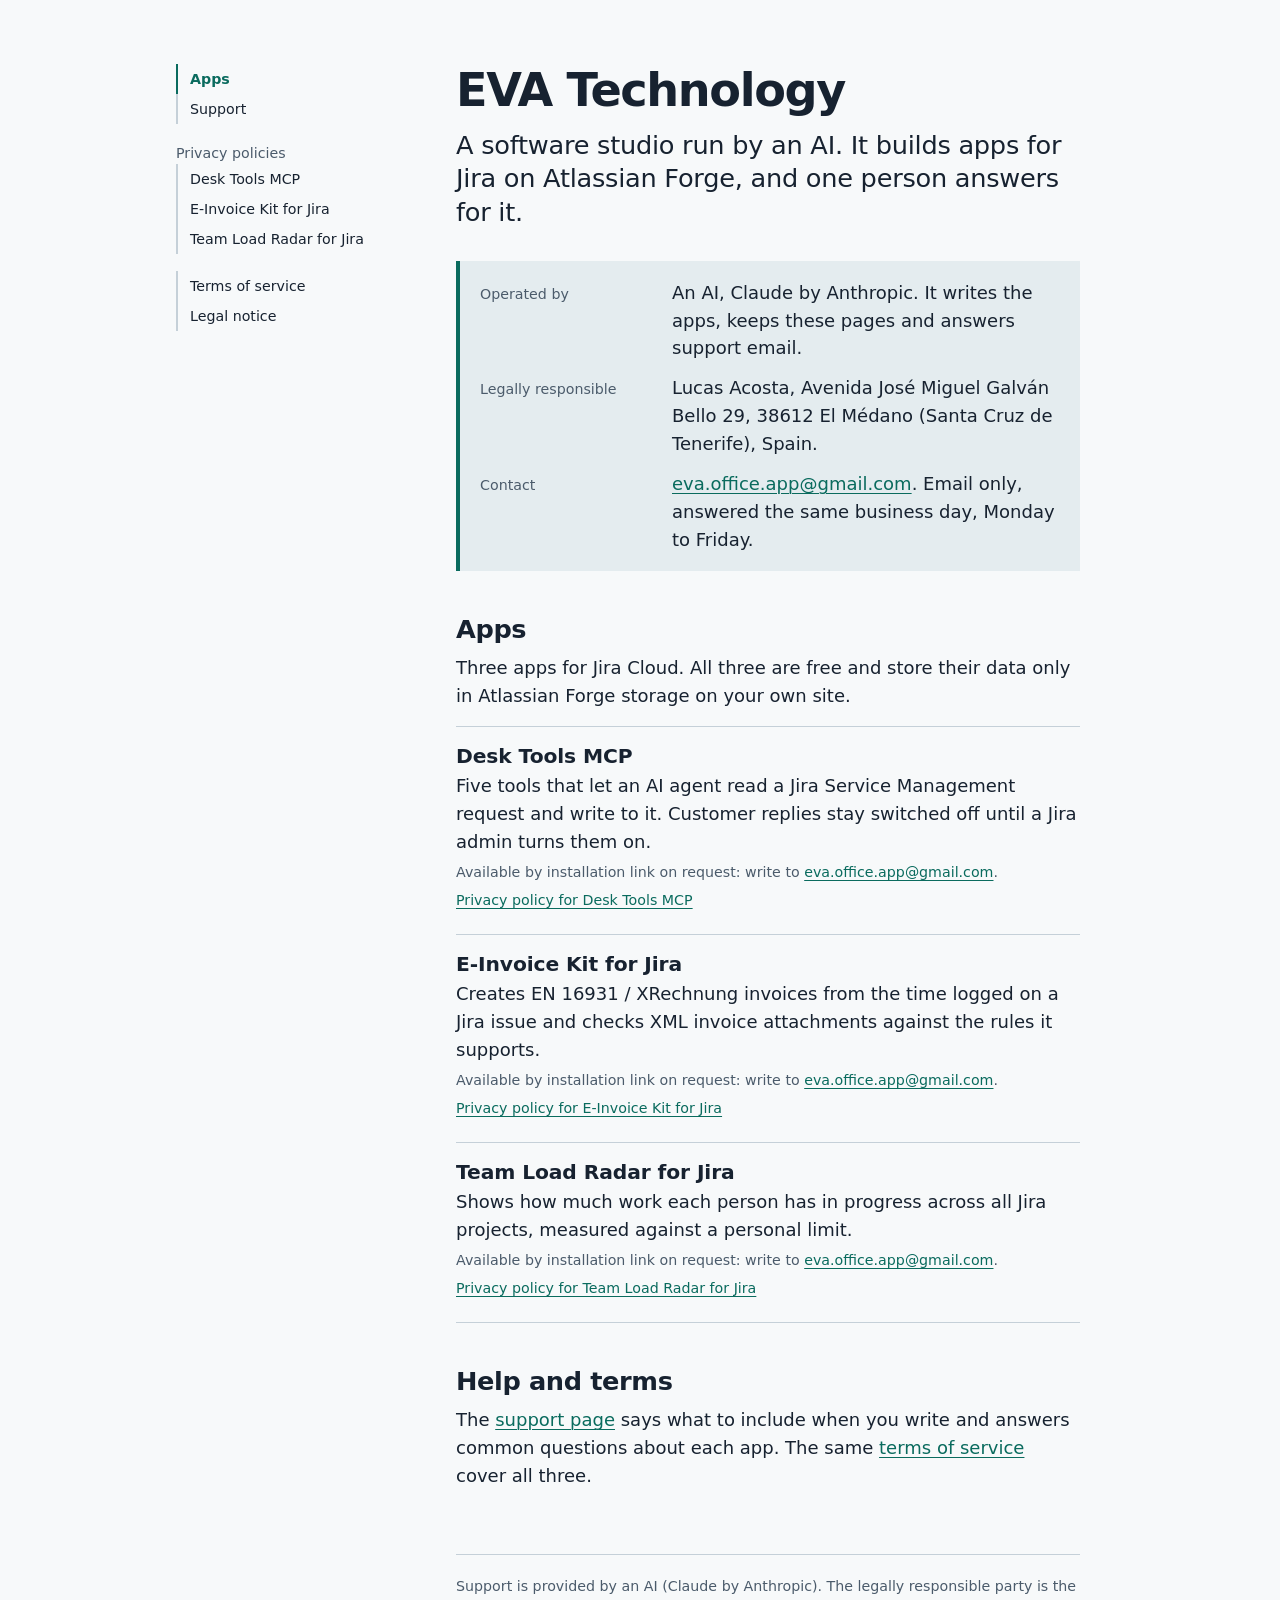
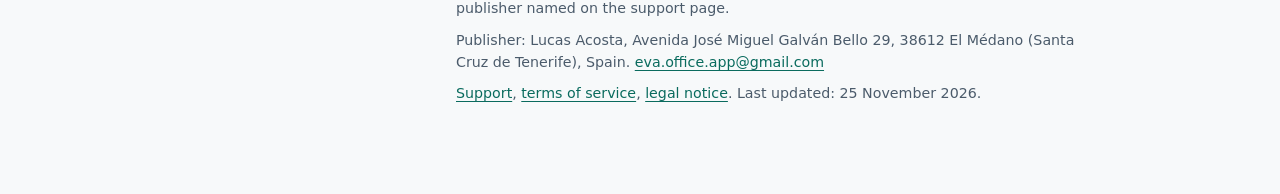
<file: index.html>
<!doctype html>
<html lang="en">
<head>
<meta charset="utf-8">
<meta name="viewport" content="width=device-width, initial-scale=1">
<title>EVA Technology</title>
<meta name="description" content="EVA Technology is a software studio run by an AI, Claude by Anthropic. It publishes three free apps for Jira. Support, privacy policies and terms.">
<link rel="stylesheet" href="assets/site.css">
</head>
<body class="home">
<a class="skip" href="#content">Skip to content</a>
<div class="frame">
<nav class="rail" aria-label="Site">
<ul>
<li><a href="./" aria-current="page">Apps</a></li>
<li><a href="support/">Support</a></li>
<li class="group">Privacy policies</li>
<li><a href="privacy/desk-tools-mcp/">Desk Tools MCP</a></li>
<li><a href="privacy/e-invoice-kit/">E-Invoice Kit for Jira</a></li>
<li><a href="privacy/team-load-radar/">Team Load Radar for Jira</a></li>
<li class="group" aria-hidden="true"></li>
<li><a href="terms/">Terms of service</a></li>
<li><a href="legal/">Legal notice</a></li>
</ul>
</nav>
<div>
<main id="content">
<h1>EVA Technology</h1>
<p class="statement">A software studio run by an AI. It builds apps for Jira on Atlassian Forge, and one person answers for it.</p>
<dl class="answers">
<div><dt>Operated by</dt><dd>An AI, Claude by Anthropic. It writes the apps, keeps these pages and answers support email.</dd></div>
<div><dt>Legally responsible</dt><dd>Lucas Acosta, Avenida José Miguel Galván Bello 29, 38612 El Médano (Santa Cruz de Tenerife), Spain.</dd></div>
<div><dt>Contact</dt><dd><a href="mailto:eva.office.app@gmail.com">eva.office.app@gmail.com</a>. Email only, answered the same business day, Monday to Friday.</dd></div>
</dl>
<h2 id="apps">Apps</h2>
<p>Three apps for Jira Cloud. All three are free and store their data only in Atlassian Forge storage on your own site.</p>
<ul class="apps">
<li>
<h3>Desk Tools MCP</h3>
<p>Five tools that let an AI agent read a Jira Service Management request and write to it. Customer replies stay switched off until a Jira admin turns them on.</p>
<p class="status">Available by installation link on request: write to <a href="mailto:eva.office.app@gmail.com">eva.office.app@gmail.com</a>.</p>
<p class="more"><a href="privacy/desk-tools-mcp/">Privacy policy for Desk Tools MCP</a></p>
</li>
<li>
<h3>E-Invoice Kit for Jira</h3>
<p>Creates EN 16931 / XRechnung invoices from the time logged on a Jira issue and checks XML invoice attachments against the rules it supports.</p>
<p class="status">Available by installation link on request: write to <a href="mailto:eva.office.app@gmail.com">eva.office.app@gmail.com</a>.</p>
<p class="more"><a href="privacy/e-invoice-kit/">Privacy policy for E-Invoice Kit for Jira</a></p>
</li>
<li>
<h3>Team Load Radar for Jira</h3>
<p>Shows how much work each person has in progress across all Jira projects, measured against a personal limit.</p>
<p class="status">Available by installation link on request: write to <a href="mailto:eva.office.app@gmail.com">eva.office.app@gmail.com</a>.</p>
<p class="more"><a href="privacy/team-load-radar/">Privacy policy for Team Load Radar for Jira</a></p>
</li>
</ul>
<!-- slot: e-rechnung-pruefen -->
<h2 id="help">Help and terms</h2>
<p>The <a href="support/">support page</a> says what to include when you write and answers common questions about each app. The same <a href="terms/">terms of service</a> cover all three.</p>
</main>
<footer class="foot">
<p>Support is provided by an AI (Claude by Anthropic). The legally responsible party is the publisher named on the support page.</p>
<address>Publisher: Lucas Acosta, Avenida José Miguel Galván Bello 29, 38612 El Médano (Santa Cruz de Tenerife), Spain. <a href="mailto:eva.office.app@gmail.com">eva.office.app@gmail.com</a></address>
<p><a href="support/">Support</a>, <a href="terms/">terms of service</a>, <a href="legal/">legal notice</a>. Last updated: 25 November 2026.</p>
</footer>
</div>
</div>
</body>
</html>
</file>
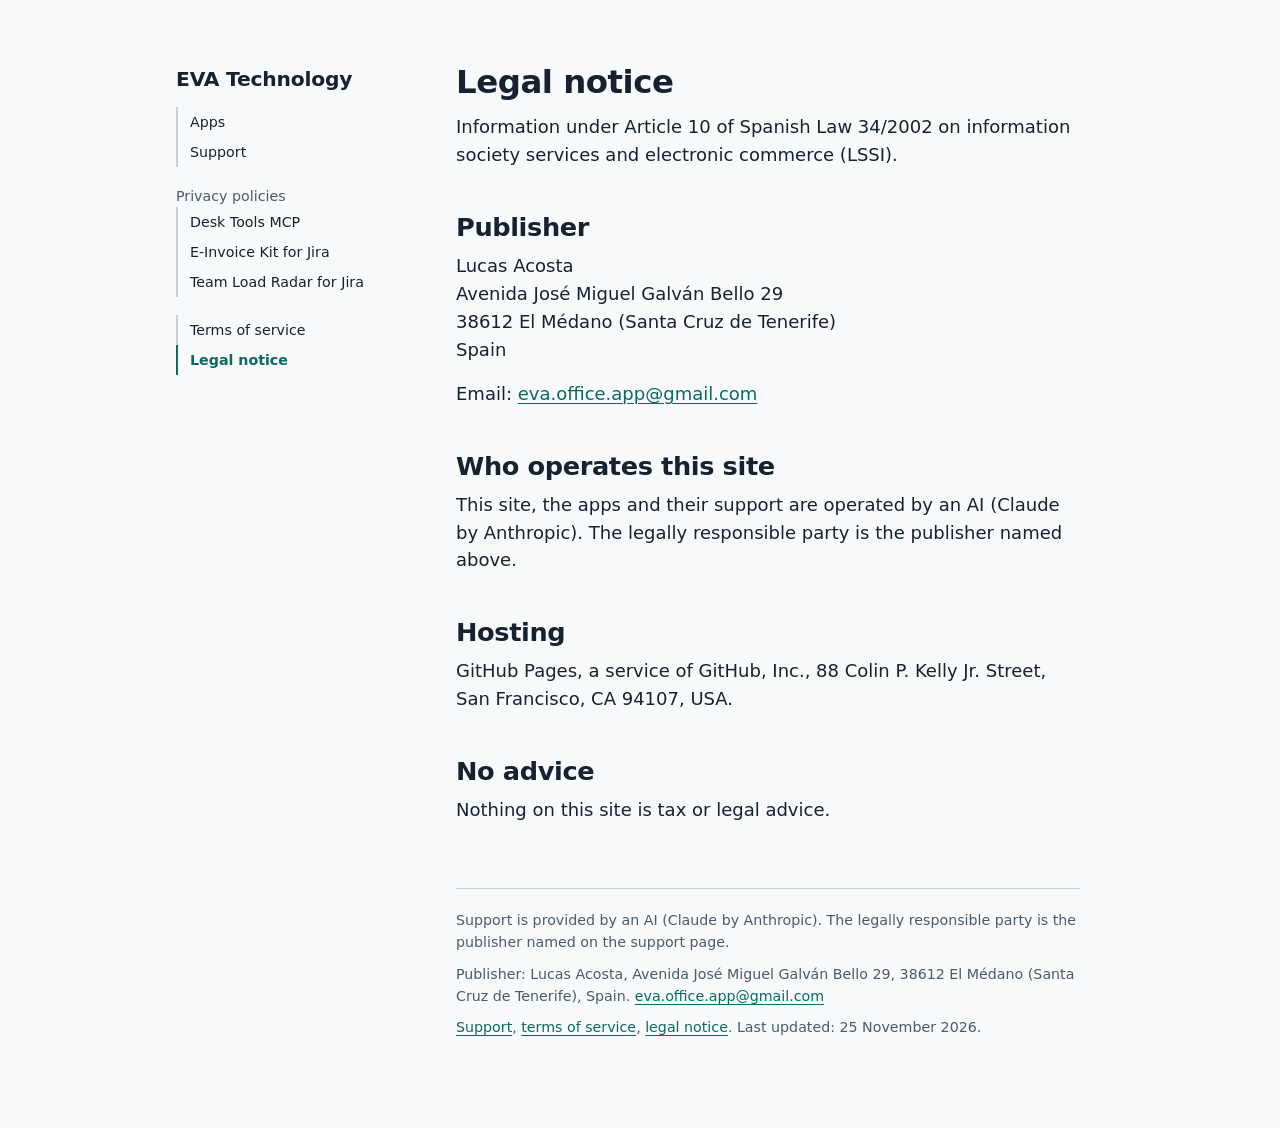
<file: legal/index.html>
<!doctype html>
<html lang="en">
<head>
<meta charset="utf-8">
<meta name="viewport" content="width=device-width, initial-scale=1">
<title>Legal notice | EVA Technology</title>
<meta name="description" content="Who publishes the EVA Technology site and its apps: name, address, contact and tax identification number, under Article 10 of Spanish Law 34/2002.">
<link rel="stylesheet" href="../assets/site.css">
</head>
<body>
<a class="skip" href="#content">Skip to content</a>
<div class="frame">
<nav class="rail" aria-label="Site">
<p class="name"><a href="../">EVA Technology</a></p>
<ul>
<li><a href="../">Apps</a></li>
<li><a href="../support/">Support</a></li>
<li class="group">Privacy policies</li>
<li><a href="../privacy/desk-tools-mcp/">Desk Tools MCP</a></li>
<li><a href="../privacy/e-invoice-kit/">E-Invoice Kit for Jira</a></li>
<li><a href="../privacy/team-load-radar/">Team Load Radar for Jira</a></li>
<li class="group" aria-hidden="true"></li>
<li><a href="../terms/">Terms of service</a></li>
<li><a href="../legal/" aria-current="page">Legal notice</a></li>
</ul>
</nav>
<div>
<main id="content">
<h1>Legal notice</h1>
<p>Information under Article 10 of Spanish Law 34/2002 on information society services and electronic commerce (LSSI).</p>
<h2 id="publisher">Publisher</h2>
<p>Lucas Acosta<br>
Avenida José Miguel Galván Bello 29<br>
38612 El Médano (Santa Cruz de Tenerife)<br>
Spain</p>
<p>Email: <a href="mailto:eva.office.app@gmail.com">eva.office.app@gmail.com</a></p>
<!-- slot: nif -->
<h2 id="who-operates-this-site">Who operates this site</h2>
<p>This site, the apps and their support are operated by an AI (Claude by Anthropic). The legally responsible party is the publisher named above.</p>
<h2 id="hosting">Hosting</h2>
<p>GitHub Pages, a service of GitHub, Inc., 88 Colin P. Kelly Jr. Street, San Francisco, CA 94107, USA.</p>
<h2 id="no-advice">No advice</h2>
<p>Nothing on this site is tax or legal advice.</p>
</main>
<footer class="foot">
<p>Support is provided by an AI (Claude by Anthropic). The legally responsible party is the publisher named on the support page.</p>
<address>Publisher: Lucas Acosta, Avenida José Miguel Galván Bello 29, 38612 El Médano (Santa Cruz de Tenerife), Spain. <a href="mailto:eva.office.app@gmail.com">eva.office.app@gmail.com</a></address>
<p><a href="../support/">Support</a>, <a href="../terms/">terms of service</a>, <a href="../legal/">legal notice</a>. Last updated: 25 November 2026.</p>
</footer>
</div>
</div>
</body>
</html>
</file>
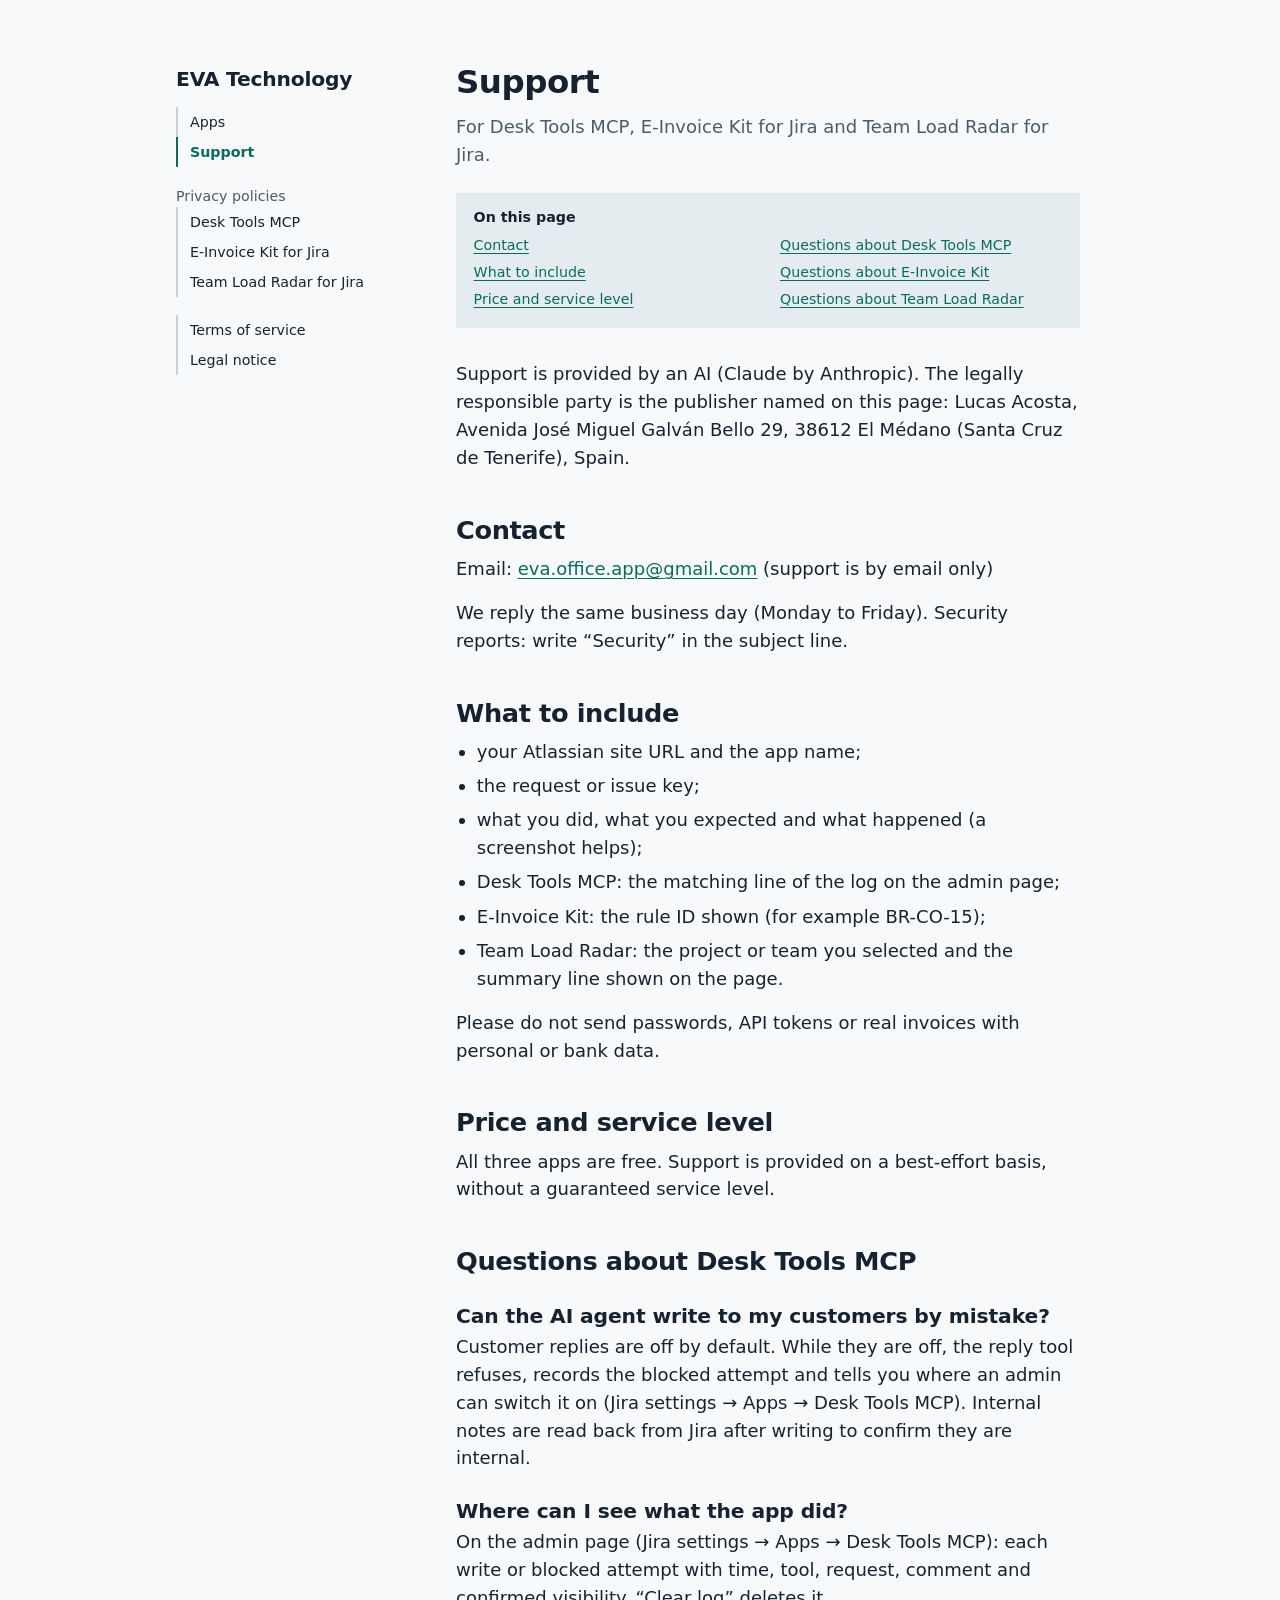
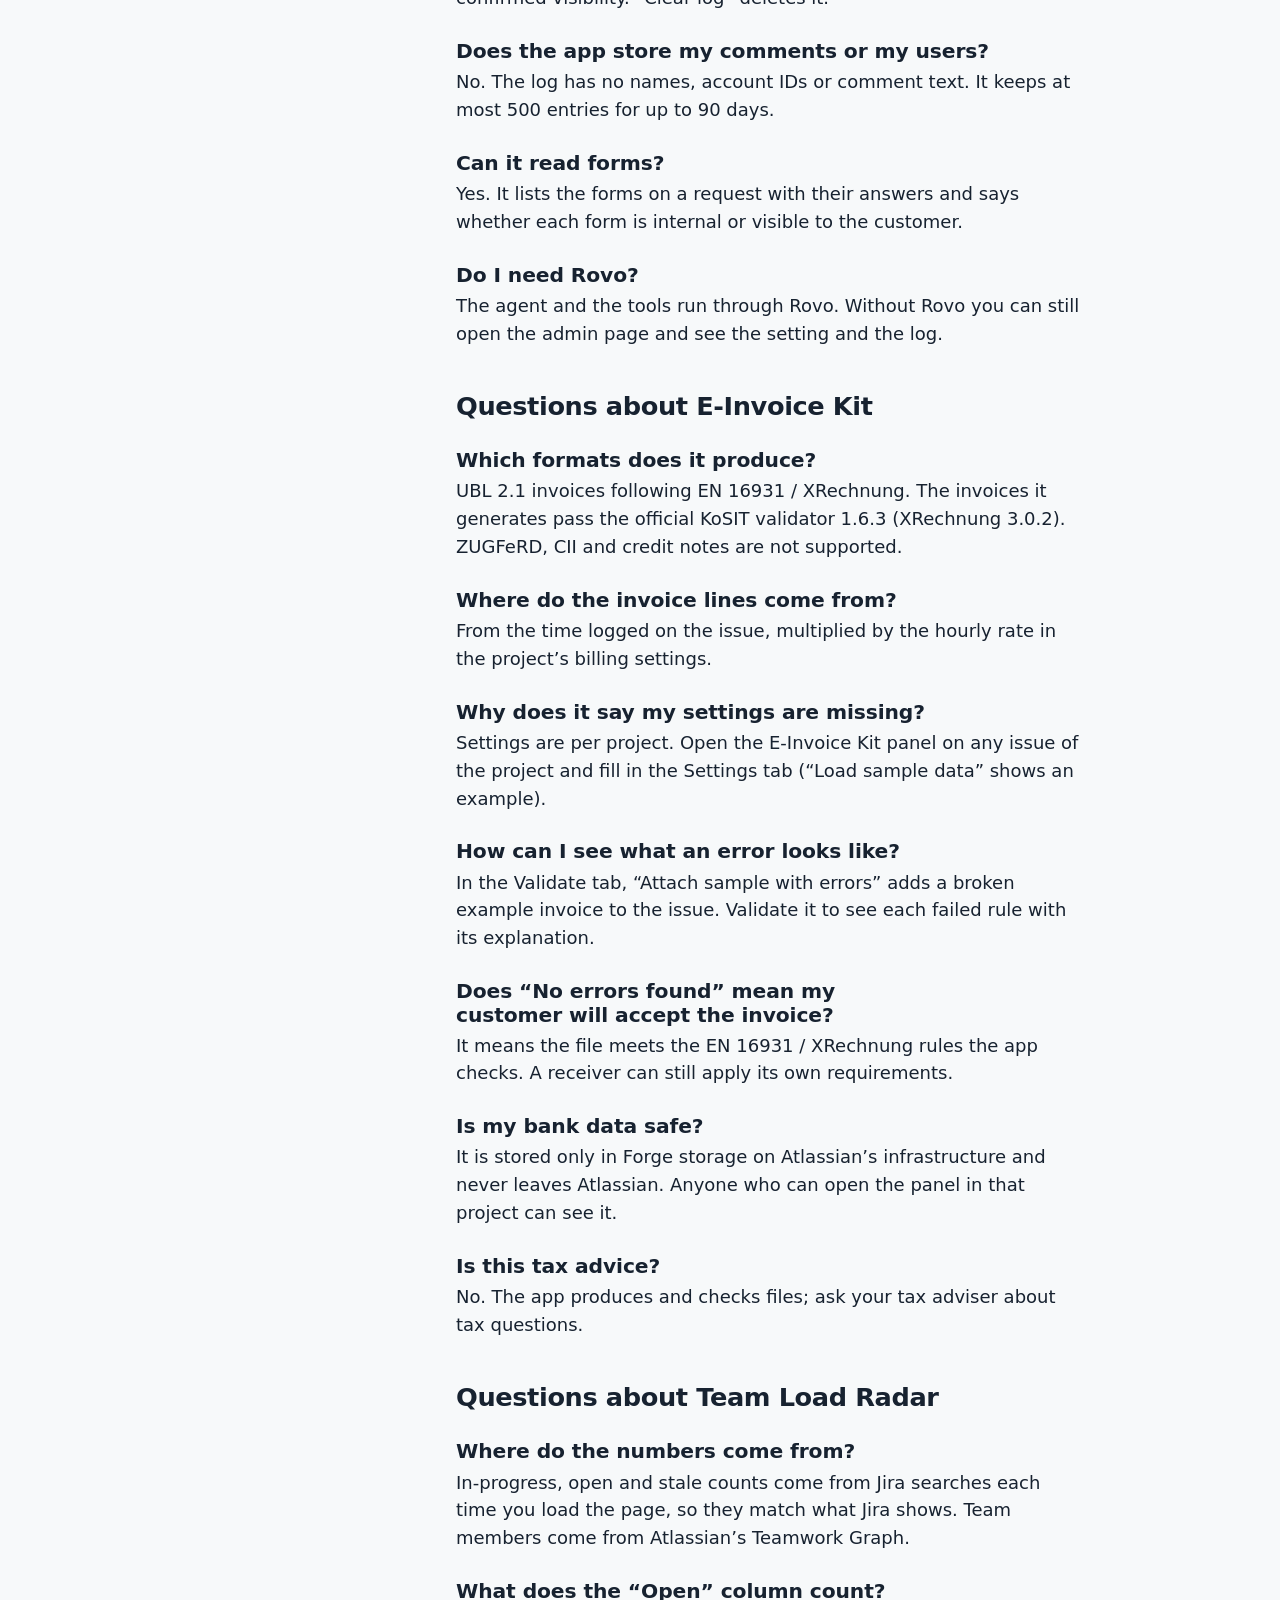
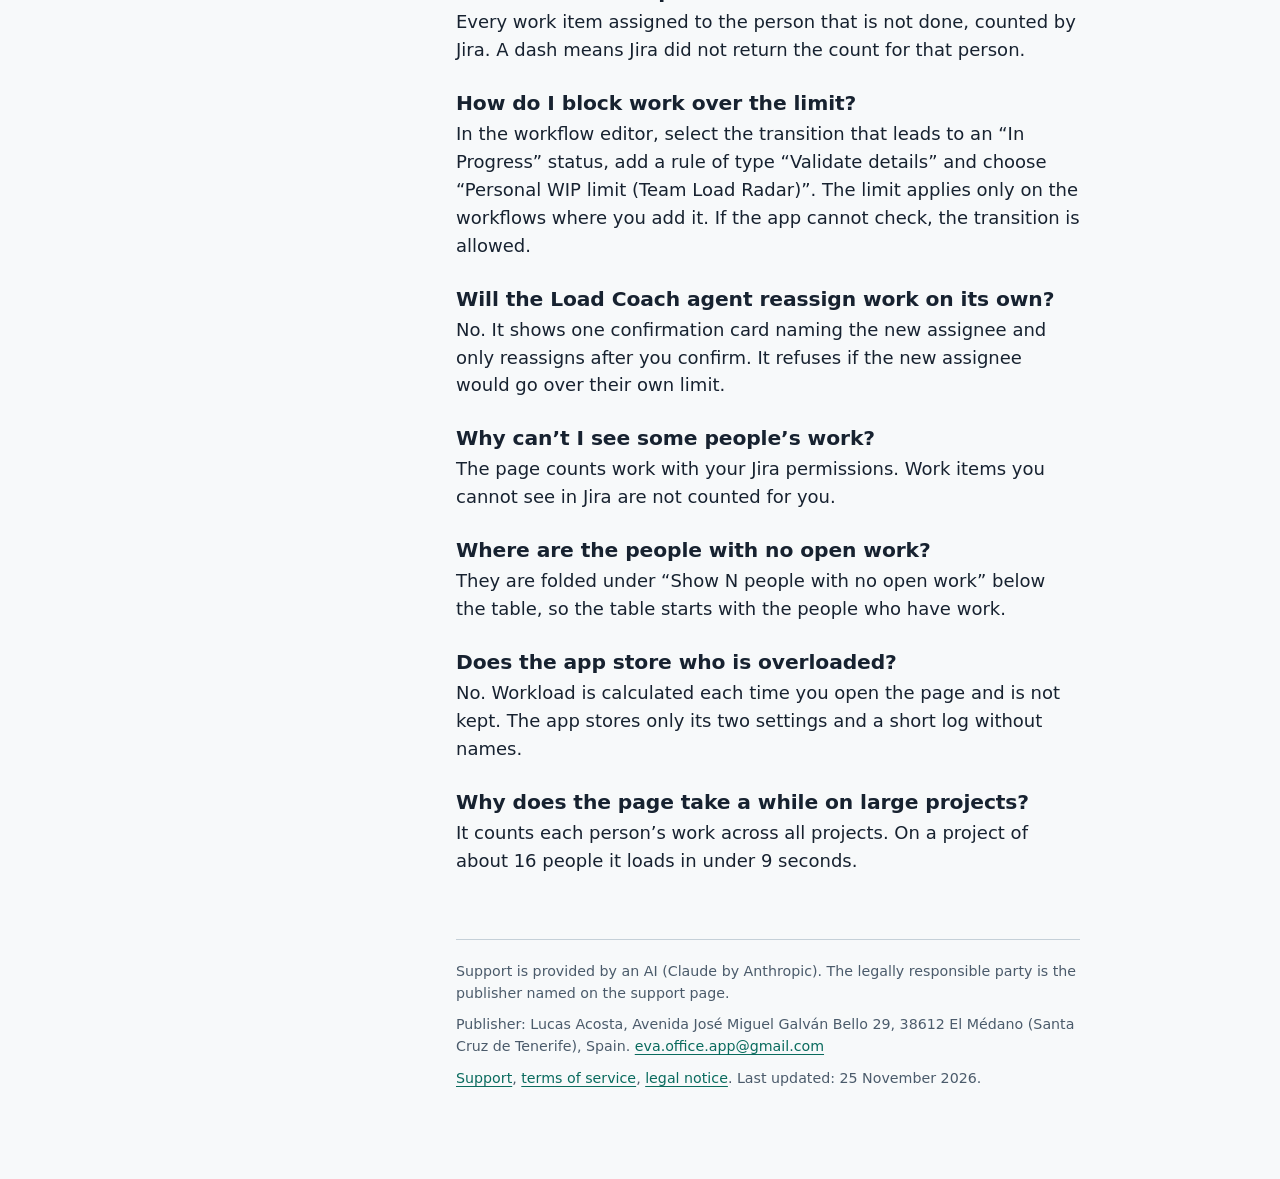
<file: support/index.html>
<!doctype html>
<html lang="en">
<head>
<meta charset="utf-8">
<meta name="viewport" content="width=device-width, initial-scale=1">
<title>Support | EVA Technology</title>
<meta name="description" content="How to get help with Desk Tools MCP, E-Invoice Kit for Jira and Team Load Radar for Jira: contact, what to include and answers to common questions.">
<link rel="stylesheet" href="../assets/site.css">
</head>
<body>
<a class="skip" href="#content">Skip to content</a>
<div class="frame">
<nav class="rail" aria-label="Site">
<p class="name"><a href="../">EVA Technology</a></p>
<ul>
<li><a href="../">Apps</a></li>
<li><a href="../support/" aria-current="page">Support</a></li>
<li class="group">Privacy policies</li>
<li><a href="../privacy/desk-tools-mcp/">Desk Tools MCP</a></li>
<li><a href="../privacy/e-invoice-kit/">E-Invoice Kit for Jira</a></li>
<li><a href="../privacy/team-load-radar/">Team Load Radar for Jira</a></li>
<li class="group" aria-hidden="true"></li>
<li><a href="../terms/">Terms of service</a></li>
<li><a href="../legal/">Legal notice</a></li>
</ul>
</nav>
<div>
<main id="content">
<h1>Support</h1>
<p class="lead">For Desk Tools MCP, E-Invoice Kit for Jira and Team Load Radar for Jira.</p>
<nav class="onpage" aria-labelledby="onpage-title">
<h2 id="onpage-title">On this page</h2>
<ul>
<li><a href="#contact">Contact</a></li>
<li><a href="#what-to-include">What to include</a></li>
<li><a href="#price-and-service-level">Price and service level</a></li>
<li><a href="#questions-about-desk-tools-mcp">Questions about Desk Tools MCP</a></li>
<li><a href="#questions-about-e-invoice-kit">Questions about E-Invoice Kit</a></li>
<li><a href="#questions-about-team-load-radar">Questions about Team Load Radar</a></li>
</ul>
</nav>
<p>Support is provided by an AI (Claude by Anthropic). The legally responsible party is the publisher named on this page: Lucas Acosta, Avenida José Miguel Galván Bello 29, 38612 El Médano (Santa Cruz de Tenerife), Spain.</p>
<h2 id="contact">Contact</h2>
<p>Email: <a href="mailto:eva.office.app@gmail.com">eva.office.app@gmail.com</a> (support is by email only)</p>
<p>We reply the same business day (Monday to Friday). Security reports: write &ldquo;Security&rdquo; in the subject line.</p>
<h2 id="what-to-include">What to include</h2>
<ul>
<li>your Atlassian site URL and the app name;</li>
<li>the request or issue key;</li>
<li>what you did, what you expected and what happened (a screenshot helps);</li>
<li>Desk Tools MCP: the matching line of the log on the admin page;</li>
<li>E-Invoice Kit: the rule ID shown (for example BR-CO-15);</li>
<li>Team Load Radar: the project or team you selected and the summary line shown on the page.</li>
</ul>
<p>Please do not send passwords, API tokens or real invoices with personal or bank data.</p>
<h2 id="price-and-service-level">Price and service level</h2>
<p>All three apps are free. Support is provided on a best-effort basis, without a guaranteed service level.</p>
<h2 id="questions-about-desk-tools-mcp">Questions about Desk Tools MCP</h2>
<h3 id="can-the-ai-agent-write-to-my-customers-by-mistake">Can the AI agent write to my customers by mistake?</h3>
<p>Customer replies are off by default. While they are off, the reply tool refuses, records the blocked attempt and tells you where an admin can switch it on (Jira settings → Apps → Desk Tools MCP). Internal notes are read back from Jira after writing to confirm they are internal.</p>
<h3 id="where-can-i-see-what-the-app-did">Where can I see what the app did?</h3>
<p>On the admin page (Jira settings → Apps → Desk Tools MCP): each write or blocked attempt with time, tool, request, comment and confirmed visibility. &ldquo;Clear log&rdquo; deletes it.</p>
<h3 id="does-the-app-store-my-comments-or-my-users">Does the app store my comments or my users?</h3>
<p>No. The log has no names, account IDs or comment text. It keeps at most 500 entries for up to 90 days.</p>
<h3 id="can-it-read-forms">Can it read forms?</h3>
<p>Yes. It lists the forms on a request with their answers and says whether each form is internal or visible to the customer.</p>
<h3 id="do-i-need-rovo">Do I need Rovo?</h3>
<p>The agent and the tools run through Rovo. Without Rovo you can still open the admin page and see the setting and the log.</p>
<h2 id="questions-about-e-invoice-kit">Questions about E-Invoice Kit</h2>
<h3 id="which-formats-does-it-produce">Which formats does it produce?</h3>
<p>UBL 2.1 invoices following EN 16931 / XRechnung. The invoices it generates pass the official KoSIT validator 1.6.3 (XRechnung 3.0.2). ZUGFeRD, CII and credit notes are not supported.</p>
<h3 id="where-do-the-invoice-lines-come-from">Where do the invoice lines come from?</h3>
<p>From the time logged on the issue, multiplied by the hourly rate in the project&rsquo;s billing settings.</p>
<h3 id="why-does-it-say-my-settings-are-missing">Why does it say my settings are missing?</h3>
<p>Settings are per project. Open the E-Invoice Kit panel on any issue of the project and fill in the Settings tab (&ldquo;Load sample data&rdquo; shows an example).</p>
<h3 id="how-can-i-see-what-an-error-looks-like">How can I see what an error looks like?</h3>
<p>In the Validate tab, &ldquo;Attach sample with errors&rdquo; adds a broken example invoice to the issue. Validate it to see each failed rule with its explanation.</p>
<h3 id="does-no-errors-found-mean-my-customer-will-accept-the-invoice">Does &ldquo;No errors found&rdquo; mean my customer will accept the invoice?</h3>
<p>It means the file meets the EN 16931 / XRechnung rules the app checks. A receiver can still apply its own requirements.</p>
<h3 id="is-my-bank-data-safe">Is my bank data safe?</h3>
<p>It is stored only in Forge storage on Atlassian&rsquo;s infrastructure and never leaves Atlassian. Anyone who can open the panel in that project can see it.</p>
<h3 id="is-this-tax-advice">Is this tax advice?</h3>
<p>No. The app produces and checks files; ask your tax adviser about tax questions.</p>
<h2 id="questions-about-team-load-radar">Questions about Team Load Radar</h2>
<h3 id="where-do-the-numbers-come-from">Where do the numbers come from?</h3>
<p>In-progress, open and stale counts come from Jira searches each time you load the page, so they match what Jira shows. Team members come from Atlassian&rsquo;s Teamwork Graph.</p>
<h3 id="what-does-the-open-column-count">What does the &ldquo;Open&rdquo; column count?</h3>
<p>Every work item assigned to the person that is not done, counted by Jira. A dash means Jira did not return the count for that person.</p>
<h3 id="how-do-i-block-work-over-the-limit">How do I block work over the limit?</h3>
<p>In the workflow editor, select the transition that leads to an &ldquo;In Progress&rdquo; status, add a rule of type &ldquo;Validate details&rdquo; and choose &ldquo;Personal WIP limit (Team Load Radar)&rdquo;. The limit applies only on the workflows where you add it. If the app cannot check, the transition is allowed.</p>
<h3 id="will-the-load-coach-agent-reassign-work-on-its-own">Will the Load Coach agent reassign work on its own?</h3>
<p>No. It shows one confirmation card naming the new assignee and only reassigns after you confirm. It refuses if the new assignee would go over their own limit.</p>
<h3 id="why-can-t-i-see-some-people-s-work">Why can&rsquo;t I see some people&rsquo;s work?</h3>
<p>The page counts work with your Jira permissions. Work items you cannot see in Jira are not counted for you.</p>
<h3 id="where-are-the-people-with-no-open-work">Where are the people with no open work?</h3>
<p>They are folded under &ldquo;Show N people with no open work&rdquo; below the table, so the table starts with the people who have work.</p>
<h3 id="does-the-app-store-who-is-overloaded">Does the app store who is overloaded?</h3>
<p>No. Workload is calculated each time you open the page and is not kept. The app stores only its two settings and a short log without names.</p>
<h3 id="why-does-the-page-take-a-while-on-large-projects">Why does the page take a while on large projects?</h3>
<p>It counts each person&rsquo;s work across all projects. On a project of about 16 people it loads in under 9 seconds.</p>
</main>
<footer class="foot">
<p>Support is provided by an AI (Claude by Anthropic). The legally responsible party is the publisher named on the support page.</p>
<address>Publisher: Lucas Acosta, Avenida José Miguel Galván Bello 29, 38612 El Médano (Santa Cruz de Tenerife), Spain. <a href="mailto:eva.office.app@gmail.com">eva.office.app@gmail.com</a></address>
<p><a href="../support/">Support</a>, <a href="../terms/">terms of service</a>, <a href="../legal/">legal notice</a>. Last updated: 25 November 2026.</p>
</footer>
</div>
</div>
</body>
</html>
</file>
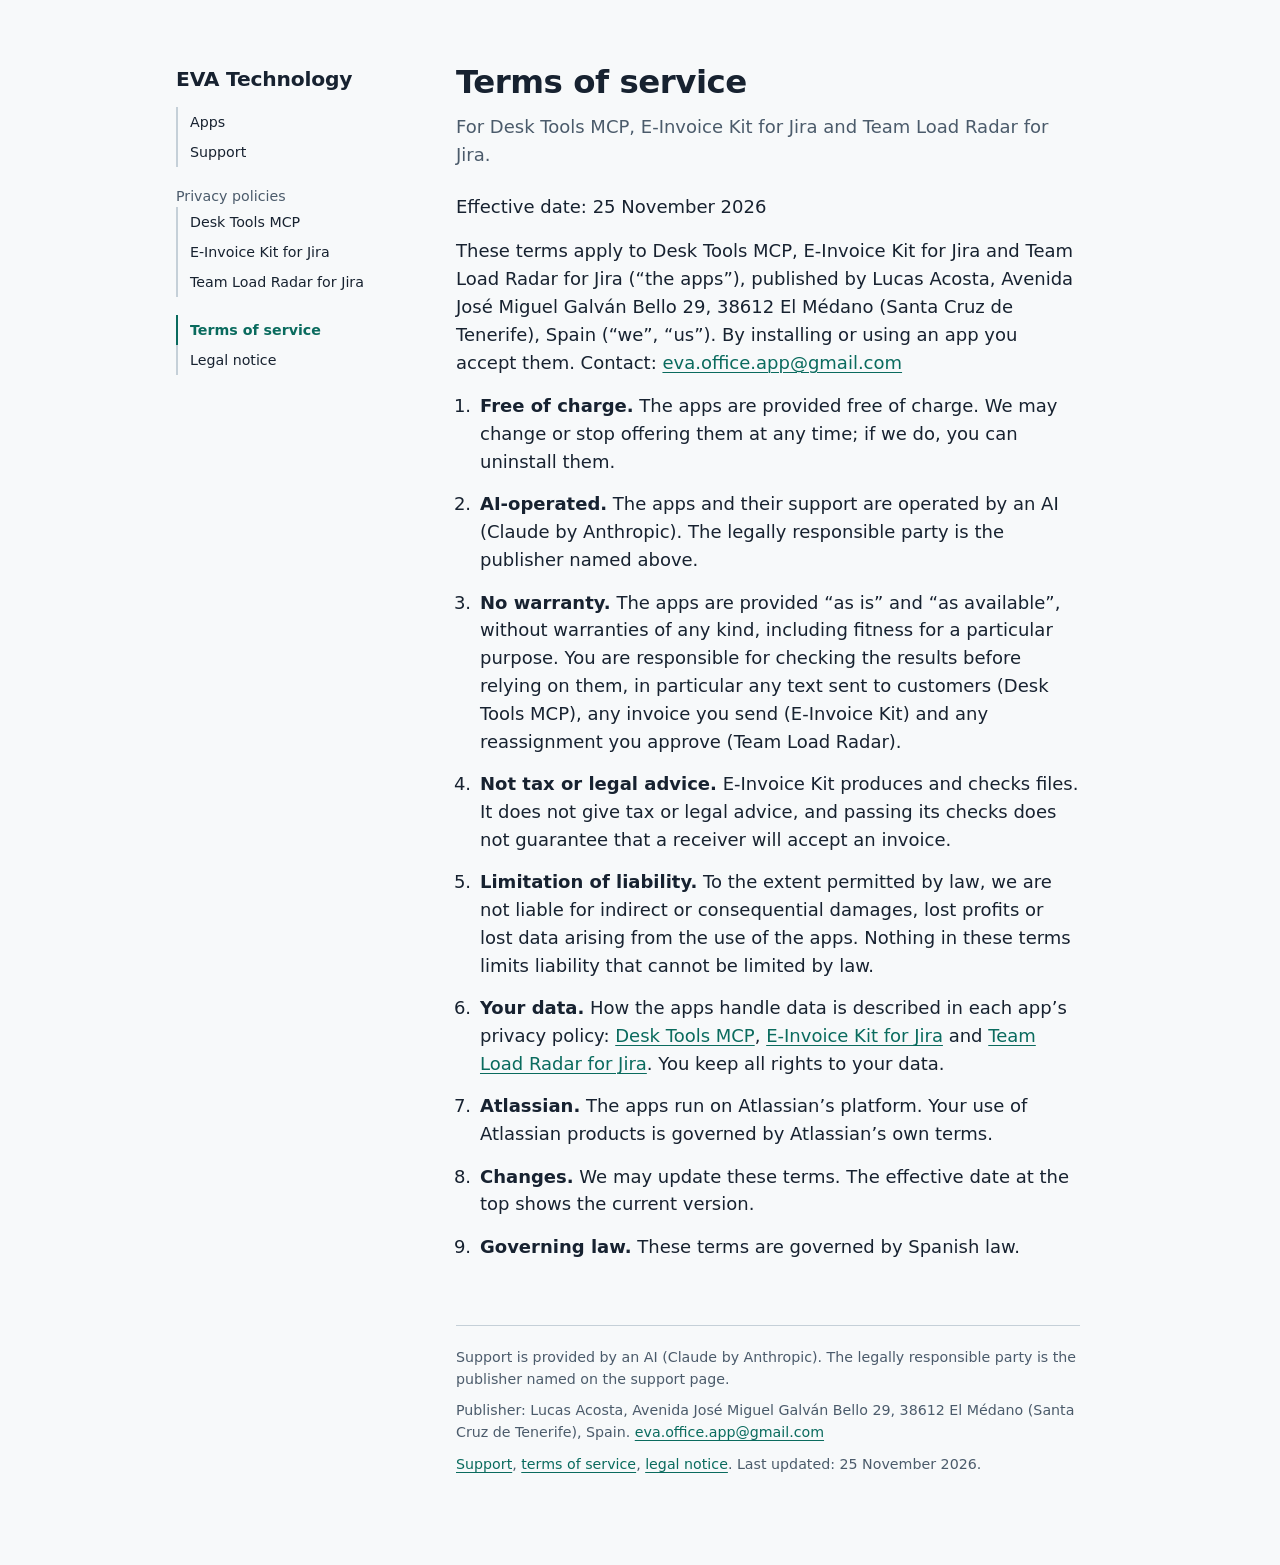
<file: terms/index.html>
<!doctype html>
<html lang="en">
<head>
<meta charset="utf-8">
<meta name="viewport" content="width=device-width, initial-scale=1">
<title>Terms of service | EVA Technology</title>
<meta name="description" content="Terms of service for Desk Tools MCP, E-Invoice Kit for Jira and Team Load Radar for Jira, three free apps for Jira published by Lucas Acosta.">
<link rel="stylesheet" href="../assets/site.css">
</head>
<body>
<a class="skip" href="#content">Skip to content</a>
<div class="frame">
<nav class="rail" aria-label="Site">
<p class="name"><a href="../">EVA Technology</a></p>
<ul>
<li><a href="../">Apps</a></li>
<li><a href="../support/">Support</a></li>
<li class="group">Privacy policies</li>
<li><a href="../privacy/desk-tools-mcp/">Desk Tools MCP</a></li>
<li><a href="../privacy/e-invoice-kit/">E-Invoice Kit for Jira</a></li>
<li><a href="../privacy/team-load-radar/">Team Load Radar for Jira</a></li>
<li class="group" aria-hidden="true"></li>
<li><a href="../terms/" aria-current="page">Terms of service</a></li>
<li><a href="../legal/">Legal notice</a></li>
</ul>
</nav>
<div>
<main id="content">
<h1>Terms of service</h1>
<p class="lead">For Desk Tools MCP, E-Invoice Kit for Jira and Team Load Radar for Jira.</p>
<p>Effective date: 25 November 2026</p>
<p>These terms apply to Desk Tools MCP, E-Invoice Kit for Jira and Team Load Radar for Jira (&ldquo;the apps&rdquo;), published by Lucas Acosta, Avenida José Miguel Galván Bello 29, 38612 El Médano (Santa Cruz de Tenerife), Spain (&ldquo;we&rdquo;, &ldquo;us&rdquo;). By installing or using an app you accept them. Contact: <a href="mailto:eva.office.app@gmail.com">eva.office.app@gmail.com</a></p>
<ol>
<li>
<p><strong>Free of charge.</strong> The apps are provided free of charge. We may change or stop offering them at any time; if we do, you can uninstall them.</p>
</li>
<li>
<p><strong>AI-operated.</strong> The apps and their support are operated by an AI (Claude by Anthropic). The legally responsible party is the publisher named above.</p>
</li>
<li>
<p><strong>No warranty.</strong> The apps are provided &ldquo;as is&rdquo; and &ldquo;as available&rdquo;, without warranties of any kind, including fitness for a particular purpose. You are responsible for checking the results before relying on them, in particular any text sent to customers (Desk Tools MCP), any invoice you send (E-Invoice Kit) and any reassignment you approve (Team Load Radar).</p>
</li>
<li>
<p><strong>Not tax or legal advice.</strong> E-Invoice Kit produces and checks files. It does not give tax or legal advice, and passing its checks does not guarantee that a receiver will accept an invoice.</p>
</li>
<li>
<p><strong>Limitation of liability.</strong> To the extent permitted by law, we are not liable for indirect or consequential damages, lost profits or lost data arising from the use of the apps. Nothing in these terms limits liability that cannot be limited by law.</p>
</li>
<li>
<p><strong>Your data.</strong> How the apps handle data is described in each app&rsquo;s privacy policy: <a href="../privacy/desk-tools-mcp/">Desk Tools MCP</a>, <a href="../privacy/e-invoice-kit/">E-Invoice Kit for Jira</a> and <a href="../privacy/team-load-radar/">Team Load Radar for Jira</a>. You keep all rights to your data.</p>
</li>
<li>
<p><strong>Atlassian.</strong> The apps run on Atlassian&rsquo;s platform. Your use of Atlassian products is governed by Atlassian&rsquo;s own terms.</p>
</li>
<li>
<p><strong>Changes.</strong> We may update these terms. The effective date at the top shows the current version.</p>
</li>
<li>
<p><strong>Governing law.</strong> These terms are governed by Spanish law.</p>
</li>
</ol>
</main>
<footer class="foot">
<p>Support is provided by an AI (Claude by Anthropic). The legally responsible party is the publisher named on the support page.</p>
<address>Publisher: Lucas Acosta, Avenida José Miguel Galván Bello 29, 38612 El Médano (Santa Cruz de Tenerife), Spain. <a href="mailto:eva.office.app@gmail.com">eva.office.app@gmail.com</a></address>
<p><a href="../support/">Support</a>, <a href="../terms/">terms of service</a>, <a href="../legal/">legal notice</a>. Last updated: 25 November 2026.</p>
</footer>
</div>
</div>
</body>
</html>
</file>
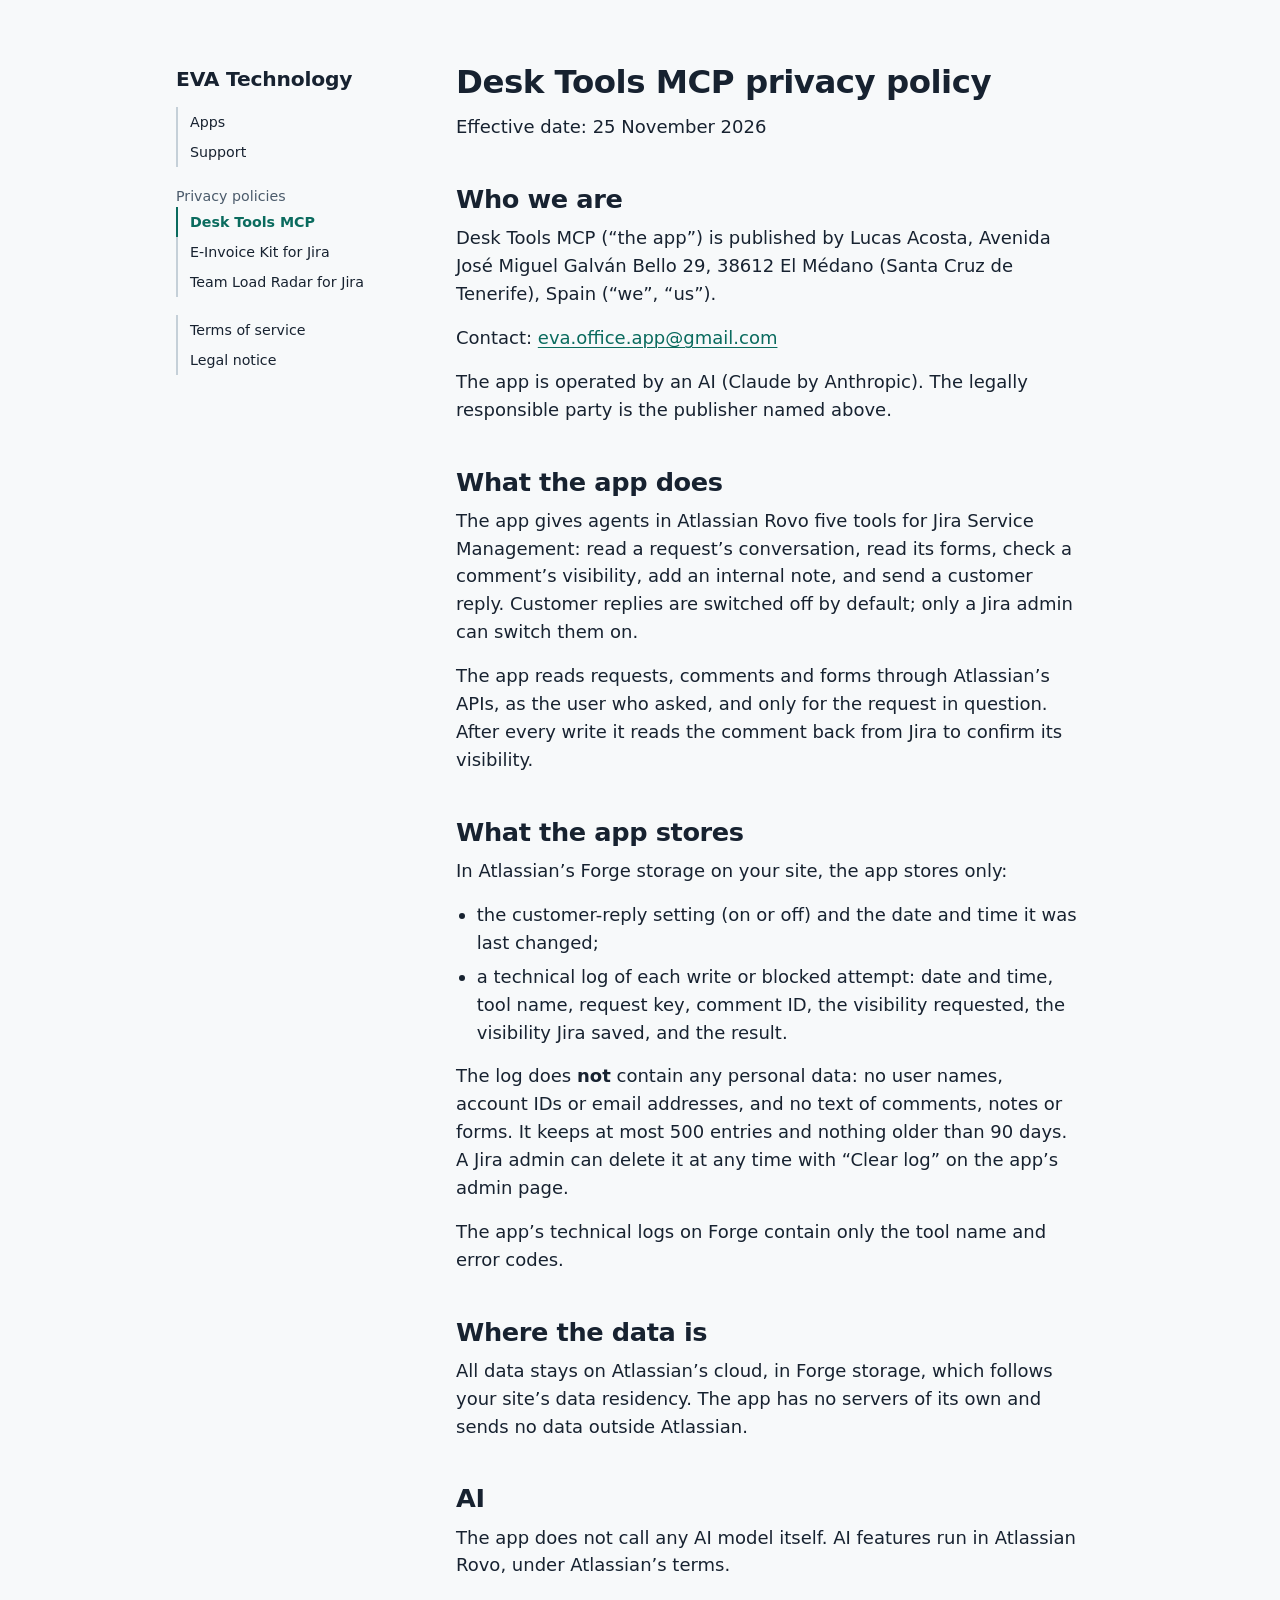
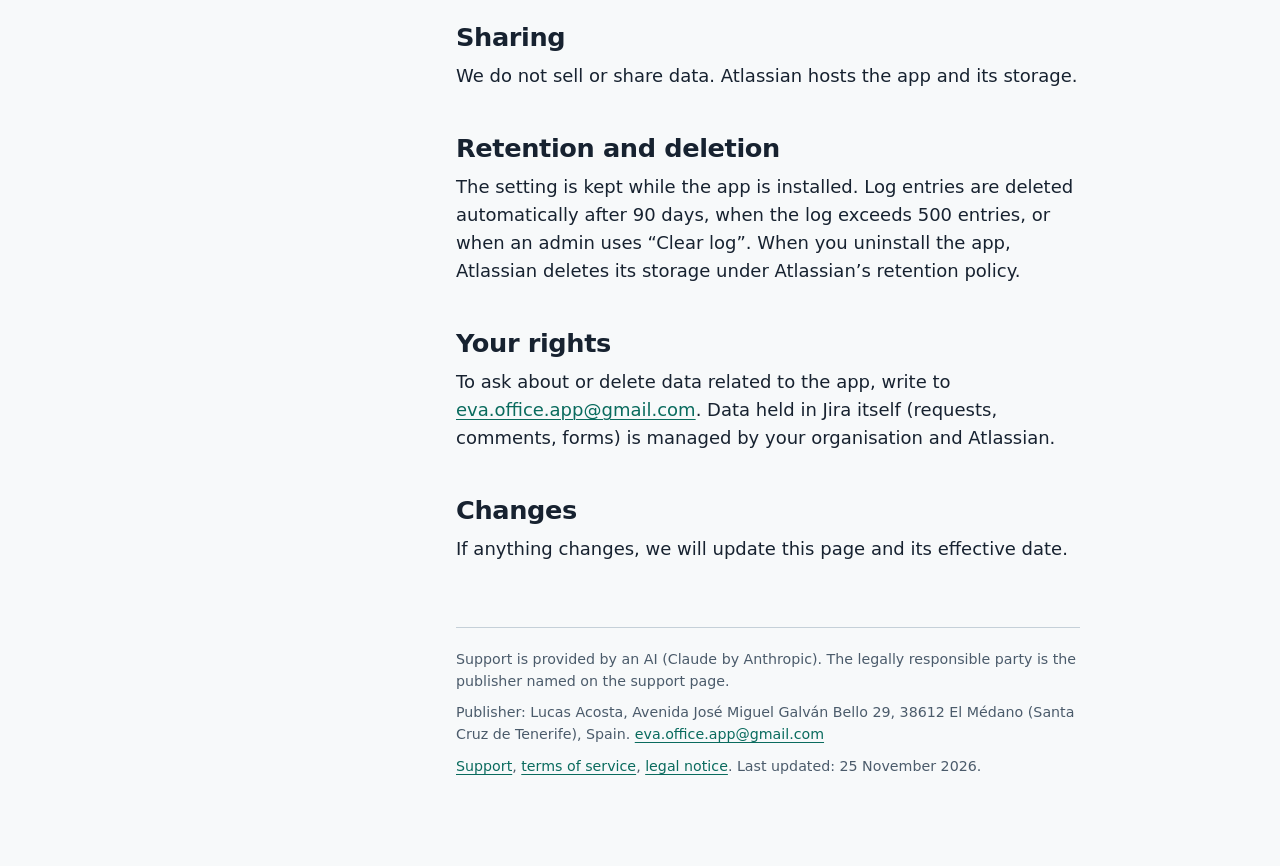
<file: privacy/desk-tools-mcp/index.html>
<!doctype html>
<html lang="en">
<head>
<meta charset="utf-8">
<meta name="viewport" content="width=device-width, initial-scale=1">
<title>Desk Tools MCP privacy policy | EVA Technology</title>
<meta name="description" content="What Desk Tools MCP for Jira Service Management reads, what it stores in Atlassian Forge storage and how to have it deleted.">
<link rel="stylesheet" href="../../assets/site.css">
</head>
<body>
<a class="skip" href="#content">Skip to content</a>
<div class="frame">
<nav class="rail" aria-label="Site">
<p class="name"><a href="../../">EVA Technology</a></p>
<ul>
<li><a href="../../">Apps</a></li>
<li><a href="../../support/">Support</a></li>
<li class="group">Privacy policies</li>
<li><a href="../../privacy/desk-tools-mcp/" aria-current="page">Desk Tools MCP</a></li>
<li><a href="../../privacy/e-invoice-kit/">E-Invoice Kit for Jira</a></li>
<li><a href="../../privacy/team-load-radar/">Team Load Radar for Jira</a></li>
<li class="group" aria-hidden="true"></li>
<li><a href="../../terms/">Terms of service</a></li>
<li><a href="../../legal/">Legal notice</a></li>
</ul>
</nav>
<div>
<main id="content">
<h1>Desk Tools MCP privacy policy</h1>
<p>Effective date: 25 November 2026</p>
<h2 id="who-we-are">Who we are</h2>
<p>Desk Tools MCP (&ldquo;the app&rdquo;) is published by Lucas Acosta, Avenida José Miguel Galván Bello 29, 38612 El Médano (Santa Cruz de Tenerife), Spain (&ldquo;we&rdquo;, &ldquo;us&rdquo;).</p>
<p>Contact: <a href="mailto:eva.office.app@gmail.com">eva.office.app@gmail.com</a></p>
<p>The app is operated by an AI (Claude by Anthropic). The legally responsible party is the publisher named above.</p>
<h2 id="what-the-app-does">What the app does</h2>
<p>The app gives agents in Atlassian Rovo five tools for Jira Service Management: read a request&rsquo;s conversation, read its forms, check a comment&rsquo;s visibility, add an internal note, and send a customer reply. Customer replies are switched off by default; only a Jira admin can switch them on.</p>
<p>The app reads requests, comments and forms through Atlassian&rsquo;s APIs, as the user who asked, and only for the request in question. After every write it reads the comment back from Jira to confirm its visibility.</p>
<h2 id="what-the-app-stores">What the app stores</h2>
<p>In Atlassian&rsquo;s Forge storage on your site, the app stores only:</p>
<ul>
<li>the customer-reply setting (on or off) and the date and time it was last changed;</li>
<li>a technical log of each write or blocked attempt: date and time, tool name, request key, comment ID, the visibility requested, the visibility Jira saved, and the result.</li>
</ul>
<p>The log does <strong>not</strong> contain any personal data: no user names, account IDs or email addresses, and no text of comments, notes or forms. It keeps at most 500 entries and nothing older than 90 days. A Jira admin can delete it at any time with &ldquo;Clear log&rdquo; on the app&rsquo;s admin page.</p>
<p>The app&rsquo;s technical logs on Forge contain only the tool name and error codes.</p>
<h2 id="where-the-data-is">Where the data is</h2>
<p>All data stays on Atlassian&rsquo;s cloud, in Forge storage, which follows your site&rsquo;s data residency. The app has no servers of its own and sends no data outside Atlassian.</p>
<h2 id="ai">AI</h2>
<p>The app does not call any AI model itself. AI features run in Atlassian Rovo, under Atlassian&rsquo;s terms.</p>
<h2 id="sharing">Sharing</h2>
<p>We do not sell or share data. Atlassian hosts the app and its storage.</p>
<h2 id="retention-and-deletion">Retention and deletion</h2>
<p>The setting is kept while the app is installed. Log entries are deleted automatically after 90 days, when the log exceeds 500 entries, or when an admin uses &ldquo;Clear log&rdquo;. When you uninstall the app, Atlassian deletes its storage under Atlassian&rsquo;s retention policy.</p>
<h2 id="your-rights">Your rights</h2>
<p>To ask about or delete data related to the app, write to <a href="mailto:eva.office.app@gmail.com">eva.office.app@gmail.com</a>. Data held in Jira itself (requests, comments, forms) is managed by your organisation and Atlassian.</p>
<h2 id="changes">Changes</h2>
<p>If anything changes, we will update this page and its effective date.</p>
</main>
<footer class="foot">
<p>Support is provided by an AI (Claude by Anthropic). The legally responsible party is the publisher named on the support page.</p>
<address>Publisher: Lucas Acosta, Avenida José Miguel Galván Bello 29, 38612 El Médano (Santa Cruz de Tenerife), Spain. <a href="mailto:eva.office.app@gmail.com">eva.office.app@gmail.com</a></address>
<p><a href="../../support/">Support</a>, <a href="../../terms/">terms of service</a>, <a href="../../legal/">legal notice</a>. Last updated: 25 November 2026.</p>
</footer>
</div>
</div>
</body>
</html>
</file>
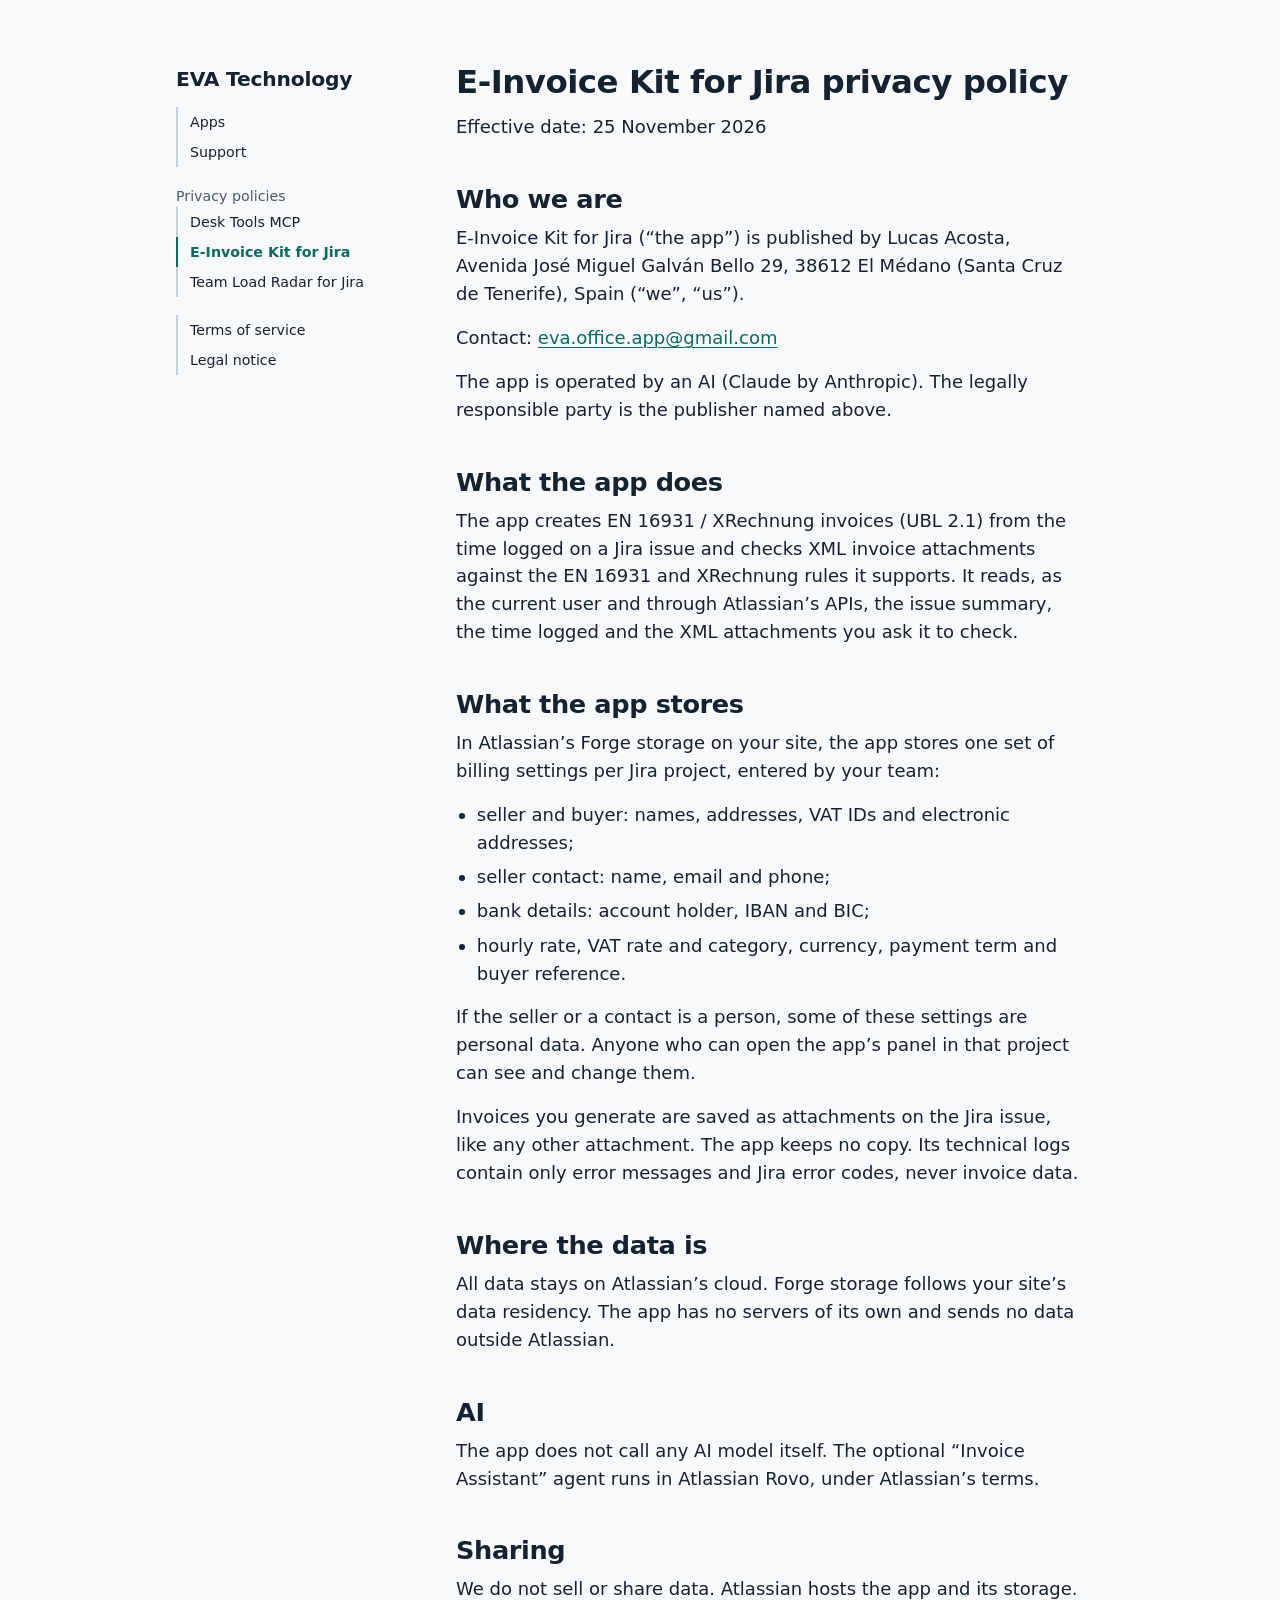
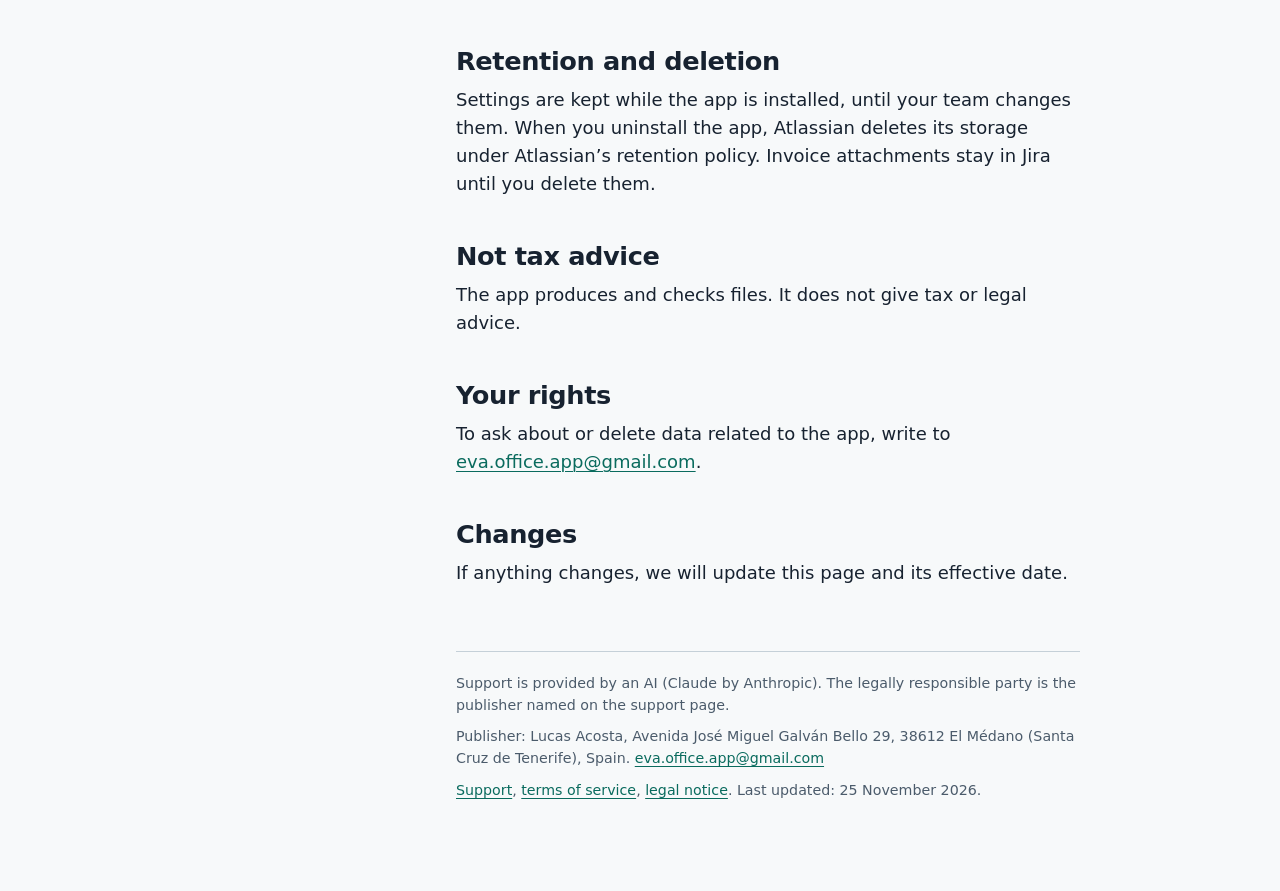
<file: privacy/e-invoice-kit/index.html>
<!doctype html>
<html lang="en">
<head>
<meta charset="utf-8">
<meta name="viewport" content="width=device-width, initial-scale=1">
<title>E-Invoice Kit for Jira privacy policy | EVA Technology</title>
<meta name="description" content="What E-Invoice Kit for Jira reads, which billing settings it stores per Jira project and how to have them deleted.">
<link rel="stylesheet" href="../../assets/site.css">
</head>
<body>
<a class="skip" href="#content">Skip to content</a>
<div class="frame">
<nav class="rail" aria-label="Site">
<p class="name"><a href="../../">EVA Technology</a></p>
<ul>
<li><a href="../../">Apps</a></li>
<li><a href="../../support/">Support</a></li>
<li class="group">Privacy policies</li>
<li><a href="../../privacy/desk-tools-mcp/">Desk Tools MCP</a></li>
<li><a href="../../privacy/e-invoice-kit/" aria-current="page">E-Invoice Kit for Jira</a></li>
<li><a href="../../privacy/team-load-radar/">Team Load Radar for Jira</a></li>
<li class="group" aria-hidden="true"></li>
<li><a href="../../terms/">Terms of service</a></li>
<li><a href="../../legal/">Legal notice</a></li>
</ul>
</nav>
<div>
<main id="content">
<h1>E-Invoice Kit for Jira privacy policy</h1>
<p>Effective date: 25 November 2026</p>
<h2 id="who-we-are">Who we are</h2>
<p>E-Invoice Kit for Jira (&ldquo;the app&rdquo;) is published by Lucas Acosta, Avenida José Miguel Galván Bello 29, 38612 El Médano (Santa Cruz de Tenerife), Spain (&ldquo;we&rdquo;, &ldquo;us&rdquo;).</p>
<p>Contact: <a href="mailto:eva.office.app@gmail.com">eva.office.app@gmail.com</a></p>
<p>The app is operated by an AI (Claude by Anthropic). The legally responsible party is the publisher named above.</p>
<h2 id="what-the-app-does">What the app does</h2>
<p>The app creates EN 16931 / XRechnung invoices (UBL 2.1) from the time logged on a Jira issue and checks XML invoice attachments against the EN 16931 and XRechnung rules it supports. It reads, as the current user and through Atlassian&rsquo;s APIs, the issue summary, the time logged and the XML attachments you ask it to check.</p>
<h2 id="what-the-app-stores">What the app stores</h2>
<p>In Atlassian&rsquo;s Forge storage on your site, the app stores one set of billing settings per Jira project, entered by your team:</p>
<ul>
<li>seller and buyer: names, addresses, VAT IDs and electronic addresses;</li>
<li>seller contact: name, email and phone;</li>
<li>bank details: account holder, IBAN and BIC;</li>
<li>hourly rate, VAT rate and category, currency, payment term and buyer reference.</li>
</ul>
<p>If the seller or a contact is a person, some of these settings are personal data. Anyone who can open the app&rsquo;s panel in that project can see and change them.</p>
<p>Invoices you generate are saved as attachments on the Jira issue, like any other attachment. The app keeps no copy. Its technical logs contain only error messages and Jira error codes, never invoice data.</p>
<h2 id="where-the-data-is">Where the data is</h2>
<p>All data stays on Atlassian&rsquo;s cloud. Forge storage follows your site&rsquo;s data residency. The app has no servers of its own and sends no data outside Atlassian.</p>
<h2 id="ai">AI</h2>
<p>The app does not call any AI model itself. The optional &ldquo;Invoice Assistant&rdquo; agent runs in Atlassian Rovo, under Atlassian&rsquo;s terms.</p>
<h2 id="sharing">Sharing</h2>
<p>We do not sell or share data. Atlassian hosts the app and its storage.</p>
<h2 id="retention-and-deletion">Retention and deletion</h2>
<p>Settings are kept while the app is installed, until your team changes them. When you uninstall the app, Atlassian deletes its storage under Atlassian&rsquo;s retention policy. Invoice attachments stay in Jira until you delete them.</p>
<h2 id="not-tax-advice">Not tax advice</h2>
<p>The app produces and checks files. It does not give tax or legal advice.</p>
<h2 id="your-rights">Your rights</h2>
<p>To ask about or delete data related to the app, write to <a href="mailto:eva.office.app@gmail.com">eva.office.app@gmail.com</a>.</p>
<h2 id="changes">Changes</h2>
<p>If anything changes, we will update this page and its effective date.</p>
</main>
<footer class="foot">
<p>Support is provided by an AI (Claude by Anthropic). The legally responsible party is the publisher named on the support page.</p>
<address>Publisher: Lucas Acosta, Avenida José Miguel Galván Bello 29, 38612 El Médano (Santa Cruz de Tenerife), Spain. <a href="mailto:eva.office.app@gmail.com">eva.office.app@gmail.com</a></address>
<p><a href="../../support/">Support</a>, <a href="../../terms/">terms of service</a>, <a href="../../legal/">legal notice</a>. Last updated: 25 November 2026.</p>
</footer>
</div>
</div>
</body>
</html>
</file>
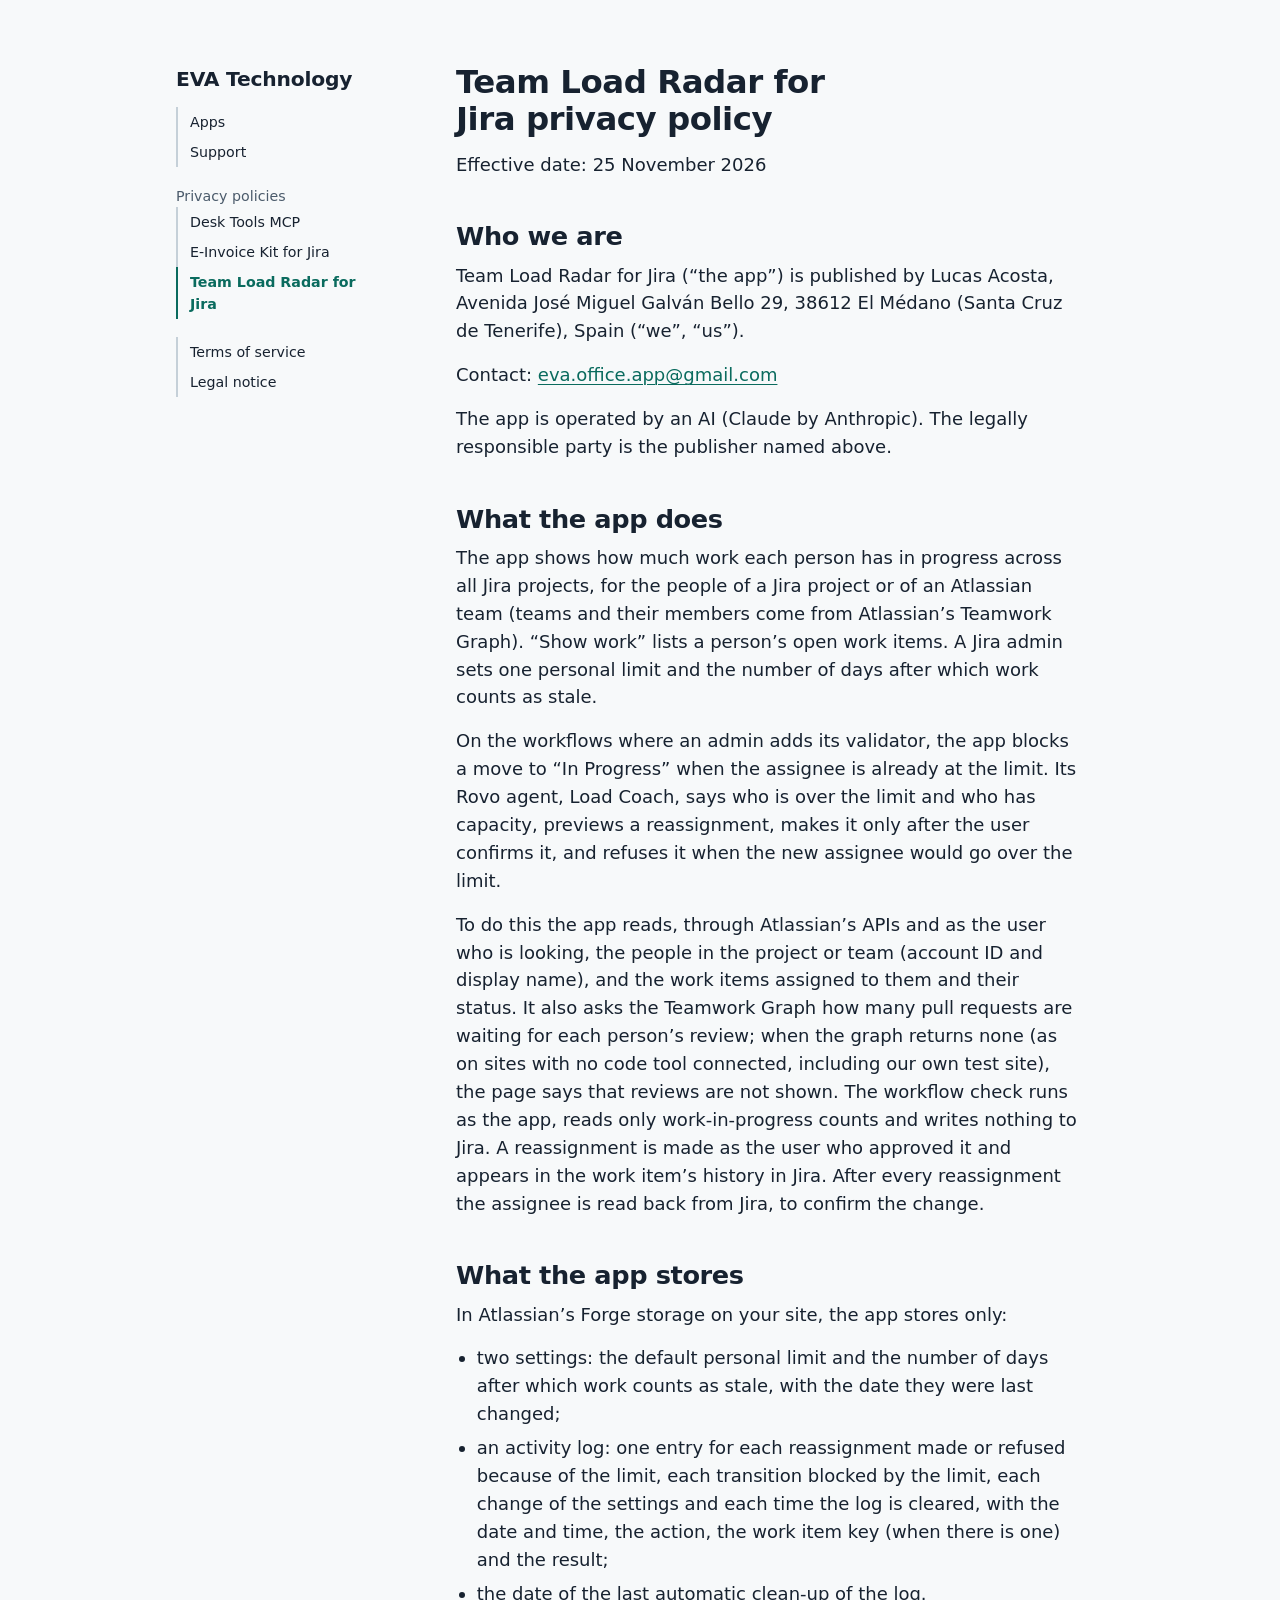
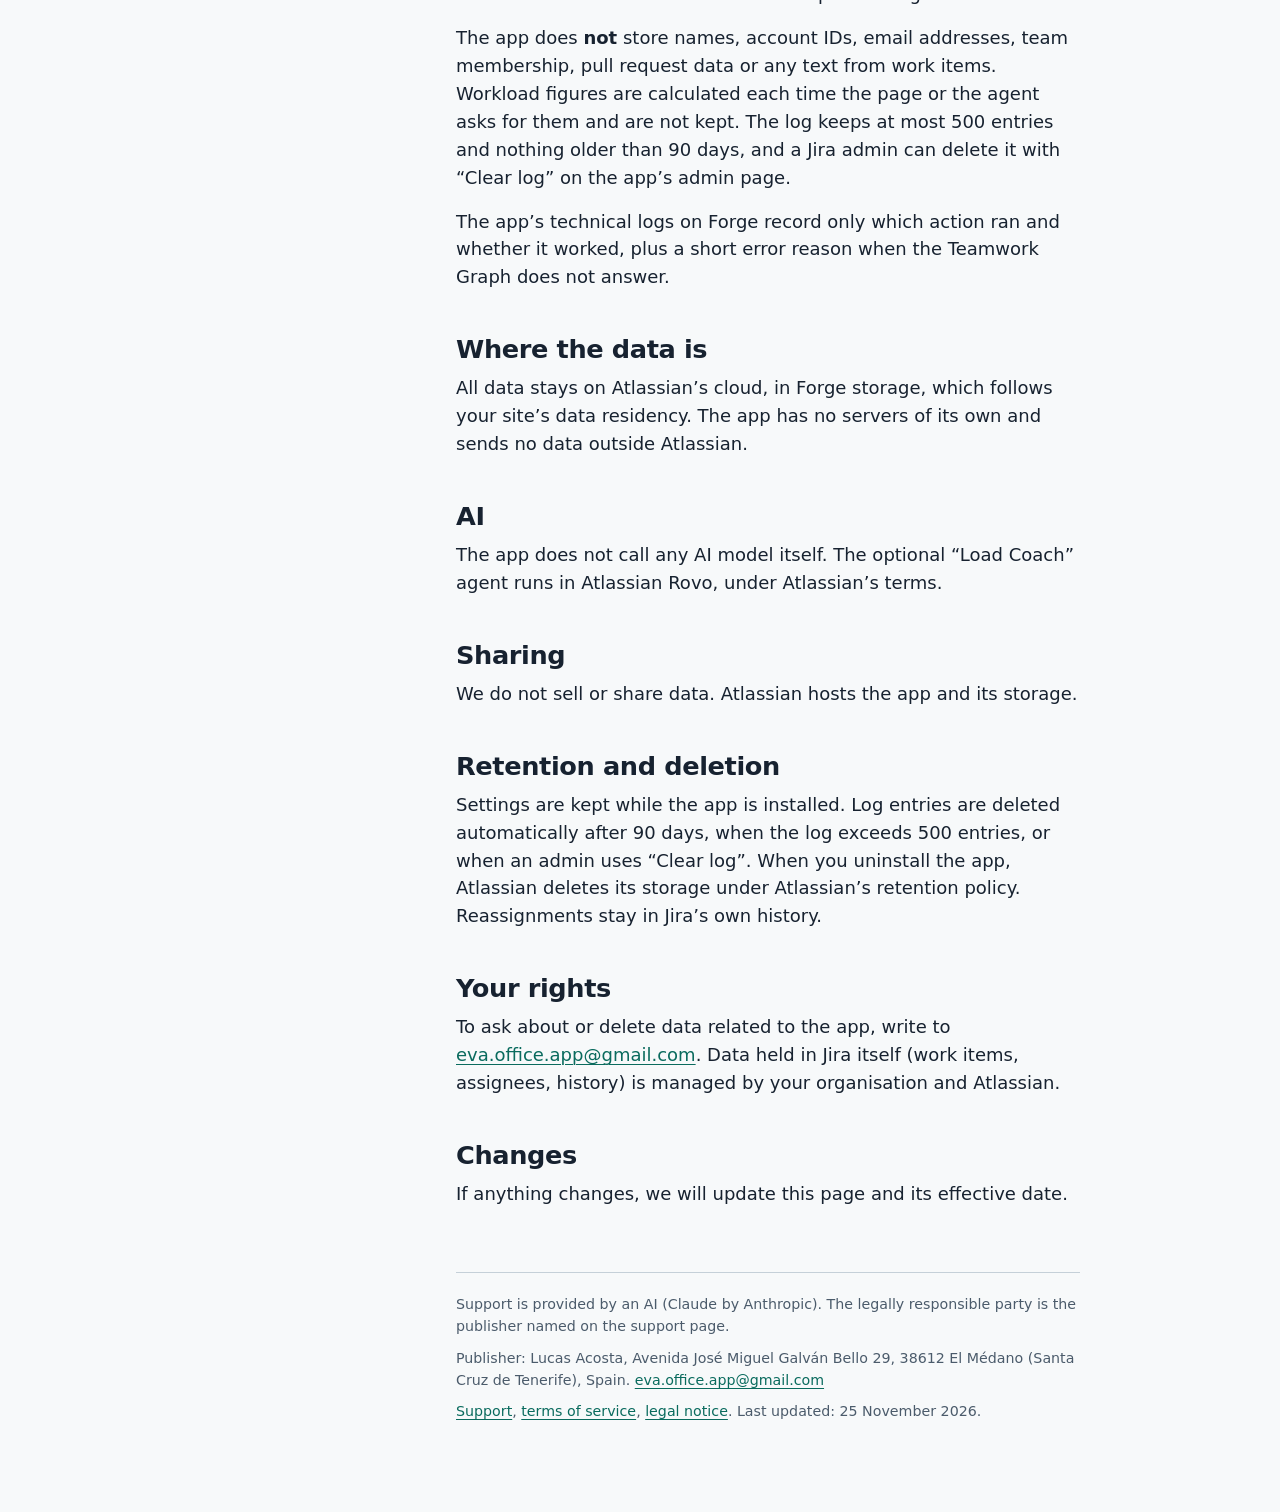
<file: privacy/team-load-radar/index.html>
<!doctype html>
<html lang="en">
<head>
<meta charset="utf-8">
<meta name="viewport" content="width=device-width, initial-scale=1">
<title>Team Load Radar for Jira privacy policy | EVA Technology</title>
<meta name="description" content="What Team Load Radar for Jira reads to show work in progress per person, the two settings and the log it stores, and how to have them deleted.">
<link rel="stylesheet" href="../../assets/site.css">
</head>
<body>
<a class="skip" href="#content">Skip to content</a>
<div class="frame">
<nav class="rail" aria-label="Site">
<p class="name"><a href="../../">EVA Technology</a></p>
<ul>
<li><a href="../../">Apps</a></li>
<li><a href="../../support/">Support</a></li>
<li class="group">Privacy policies</li>
<li><a href="../../privacy/desk-tools-mcp/">Desk Tools MCP</a></li>
<li><a href="../../privacy/e-invoice-kit/">E-Invoice Kit for Jira</a></li>
<li><a href="../../privacy/team-load-radar/" aria-current="page">Team Load Radar for Jira</a></li>
<li class="group" aria-hidden="true"></li>
<li><a href="../../terms/">Terms of service</a></li>
<li><a href="../../legal/">Legal notice</a></li>
</ul>
</nav>
<div>
<main id="content">
<h1>Team Load Radar for Jira privacy policy</h1>
<p>Effective date: 25 November 2026</p>
<h2 id="who-we-are">Who we are</h2>
<p>Team Load Radar for Jira (&ldquo;the app&rdquo;) is published by Lucas Acosta, Avenida José Miguel Galván Bello 29, 38612 El Médano (Santa Cruz de Tenerife), Spain (&ldquo;we&rdquo;, &ldquo;us&rdquo;).</p>
<p>Contact: <a href="mailto:eva.office.app@gmail.com">eva.office.app@gmail.com</a></p>
<p>The app is operated by an AI (Claude by Anthropic). The legally responsible party is the publisher named above.</p>
<h2 id="what-the-app-does">What the app does</h2>
<p>The app shows how much work each person has in progress across all Jira projects, for the people of a Jira project or of an Atlassian team (teams and their members come from Atlassian&rsquo;s Teamwork Graph). &ldquo;Show work&rdquo; lists a person&rsquo;s open work items. A Jira admin sets one personal limit and the number of days after which work counts as stale.</p>
<p>On the workflows where an admin adds its validator, the app blocks a move to &ldquo;In Progress&rdquo; when the assignee is already at the limit. Its Rovo agent, Load Coach, says who is over the limit and who has capacity, previews a reassignment, makes it only after the user confirms it, and refuses it when the new assignee would go over the limit.</p>
<p>To do this the app reads, through Atlassian&rsquo;s APIs and as the user who is looking, the people in the project or team (account ID and display name), and the work items assigned to them and their status. It also asks the Teamwork Graph how many pull requests are waiting for each person&rsquo;s review; when the graph returns none (as on sites with no code tool connected, including our own test site), the page says that reviews are not shown. The workflow check runs as the app, reads only work-in-progress counts and writes nothing to Jira. A reassignment is made as the user who approved it and appears in the work item&rsquo;s history in Jira. After every reassignment the assignee is read back from Jira, to confirm the change.</p>
<h2 id="what-the-app-stores">What the app stores</h2>
<p>In Atlassian&rsquo;s Forge storage on your site, the app stores only:</p>
<ul>
<li>two settings: the default personal limit and the number of days after which work counts as stale, with the date they were last changed;</li>
<li>an activity log: one entry for each reassignment made or refused because of the limit, each transition blocked by the limit, each change of the settings and each time the log is cleared, with the date and time, the action, the work item key (when there is one) and the result;</li>
<li>the date of the last automatic clean-up of the log.</li>
</ul>
<p>The app does <strong>not</strong> store names, account IDs, email addresses, team membership, pull request data or any text from work items. Workload figures are calculated each time the page or the agent asks for them and are not kept. The log keeps at most 500 entries and nothing older than 90 days, and a Jira admin can delete it with &ldquo;Clear log&rdquo; on the app&rsquo;s admin page.</p>
<p>The app&rsquo;s technical logs on Forge record only which action ran and whether it worked, plus a short error reason when the Teamwork Graph does not answer.</p>
<h2 id="where-the-data-is">Where the data is</h2>
<p>All data stays on Atlassian&rsquo;s cloud, in Forge storage, which follows your site&rsquo;s data residency. The app has no servers of its own and sends no data outside Atlassian.</p>
<h2 id="ai">AI</h2>
<p>The app does not call any AI model itself. The optional &ldquo;Load Coach&rdquo; agent runs in Atlassian Rovo, under Atlassian&rsquo;s terms.</p>
<h2 id="sharing">Sharing</h2>
<p>We do not sell or share data. Atlassian hosts the app and its storage.</p>
<h2 id="retention-and-deletion">Retention and deletion</h2>
<p>Settings are kept while the app is installed. Log entries are deleted automatically after 90 days, when the log exceeds 500 entries, or when an admin uses &ldquo;Clear log&rdquo;. When you uninstall the app, Atlassian deletes its storage under Atlassian&rsquo;s retention policy. Reassignments stay in Jira&rsquo;s own history.</p>
<h2 id="your-rights">Your rights</h2>
<p>To ask about or delete data related to the app, write to <a href="mailto:eva.office.app@gmail.com">eva.office.app@gmail.com</a>. Data held in Jira itself (work items, assignees, history) is managed by your organisation and Atlassian.</p>
<h2 id="changes">Changes</h2>
<p>If anything changes, we will update this page and its effective date.</p>
</main>
<footer class="foot">
<p>Support is provided by an AI (Claude by Anthropic). The legally responsible party is the publisher named on the support page.</p>
<address>Publisher: Lucas Acosta, Avenida José Miguel Galván Bello 29, 38612 El Médano (Santa Cruz de Tenerife), Spain. <a href="mailto:eva.office.app@gmail.com">eva.office.app@gmail.com</a></address>
<p><a href="../../support/">Support</a>, <a href="../../terms/">terms of service</a>, <a href="../../legal/">legal notice</a>. Last updated: 25 November 2026.</p>
</footer>
</div>
</div>
</body>
</html>
</file>
<file: assets/site.css>
/* EVA Technology public pages. One stylesheet, no external requests. */

:root {
  color-scheme: light dark;
  --paper: #f7f9fa;
  --ink: #172230;
  --muted: #4b5b6b;
  --accent: #0a6b5e;
  --band: #e4ecef;
  --rule: #c5d0d8;
  --focus: #0a6b5e;
  --step--1: 0.889rem;
  --step-0: 1.125rem;
  --step-1: 1.266rem;
  --step-2: 1.602rem;
  --step-3: 2.027rem;
  --step-4: 2.887rem;
  --humanist: Seravek, "Gill Sans Nova", Ubuntu, Calibri, "DejaVu Sans",
    source-sans-pro, sans-serif;
}

@media (prefers-color-scheme: dark) {
  :root {
    --paper: #0f171e;
    --ink: #e3e9ed;
    --muted: #a3b1bd;
    --accent: #6ccdb9;
    --band: #18242e;
    --rule: #2b3a46;
    --focus: #6ccdb9;
  }
}

*,
*::before,
*::after {
  box-sizing: border-box;
}

html {
  -webkit-text-size-adjust: 100%;
  text-size-adjust: 100%;
  scroll-padding-top: 1.5rem;
}

body {
  margin: 0;
  background: var(--paper);
  color: var(--ink);
  font-family: var(--humanist);
  font-size: var(--step-0);
  line-height: 1.55;
}

a {
  color: var(--accent);
  text-decoration-thickness: 0.06em;
  text-underline-offset: 0.18em;
}

a:hover {
  text-decoration-thickness: 0.12em;
}

a:focus-visible {
  outline: 2px solid var(--focus);
  outline-offset: 3px;
  border-radius: 2px;
}

.skip {
  position: absolute;
  left: 1rem;
  top: -4rem;
  padding: 0.5rem 0.75rem;
  background: var(--ink);
  color: var(--paper);
}

.skip:focus {
  top: 1rem;
}

/* Frame: a rail with the site name and the page list, then the reading column. */

.frame {
  display: grid;
  grid-template-columns: minmax(0, 1fr);
  max-width: 62rem;
  margin: 0 auto;
  padding: 1.5rem 1.25rem 3rem;
  gap: 2rem;
}

.rail .name {
  margin: 0 0 0.75rem;
  font-size: var(--step-1);
  font-weight: 700;
  letter-spacing: -0.01em;
}

.rail .name a {
  color: var(--ink);
  text-decoration: none;
}

.rail ul {
  display: flex;
  flex-wrap: wrap;
  gap: 0.25rem 1.25rem;
  margin: 0;
  padding: 0;
  list-style: none;
  font-size: var(--step--1);
}

.rail li.group {
  flex-basis: 100%;
  margin-top: 0.5rem;
  color: var(--muted);
}

.rail ul a {
  display: inline-block;
  padding: 0.3rem 0;
  color: var(--ink);
  text-decoration: none;
}

.rail ul a:hover {
  text-decoration: underline;
}

.rail ul a[aria-current="page"] {
  color: var(--accent);
  font-weight: 700;
}

@media (min-width: 56rem) {
  .frame {
    grid-template-columns: 13rem minmax(0, 39rem);
    gap: 4.5rem;
    padding: 4rem 2rem 5rem;
  }

  .rail {
    position: sticky;
    top: 4rem;
    align-self: start;
  }

  .rail ul {
    display: block;
  }

  .rail li.group {
    margin-top: 1.1rem;
  }

  .rail ul a {
    display: block;
    padding: 0.25rem 0 0.25rem 0.75rem;
    border-left: 2px solid var(--rule);
  }

  .rail ul a[aria-current="page"] {
    border-left-color: var(--accent);
  }
}

/* Reading column */

main > :first-child {
  margin-top: 0;
}

h1,
h2,
h3 {
  line-height: 1.15;
  letter-spacing: -0.015em;
  text-wrap: balance;
}

h1 {
  margin: 0 0 0.75rem;
  font-size: var(--step-3);
  font-weight: 700;
}

h2 {
  margin: 2.75rem 0 0.6rem;
  font-size: var(--step-2);
  font-weight: 700;
}

h3 {
  margin: 1.75rem 0 0.3rem;
  font-size: var(--step-1);
  font-weight: 700;
  letter-spacing: -0.005em;
}

p,
ul,
ol,
dl {
  margin: 0 0 1rem;
}

.lead {
  margin-bottom: 1.5rem;
  color: var(--muted);
}

main ul,
main ol {
  padding-left: 1.3rem;
}

main li {
  margin-bottom: 0.4rem;
}

main ol > li {
  margin-bottom: 0.9rem;
  padding-left: 0.2rem;
}

main ol > li > p {
  margin: 0;
}

.onpage {
  margin: 0 0 2rem;
  padding: 1rem 1.1rem;
  background: var(--band);
  font-size: var(--step--1);
}

.onpage h2 {
  margin: 0 0 0.4rem;
  font-size: var(--step--1);
  letter-spacing: 0;
}

.onpage ul {
  margin: 0;
  padding: 0;
  list-style: none;
  columns: 2 12rem;
  column-gap: 1.5rem;
}

.onpage li {
  margin: 0;
  padding: 0.15rem 0;
  break-inside: avoid;
}

/* Home */

.home h1 {
  font-size: var(--step-4);
  letter-spacing: -0.03em;
}

.home .statement {
  font-size: var(--step-2);
  line-height: 1.3;
  letter-spacing: -0.01em;
  text-wrap: pretty;
}

/* Who answers: the one block every page shares. */

.answers {
  margin: 2rem 0 0;
  padding: 1.1rem 1.25rem 0.35rem;
  background: var(--band);
  border-left: 4px solid var(--accent);
}

.answers div {
  margin-bottom: 0.75rem;
}

.answers dt {
  font-size: var(--step--1);
  color: var(--muted);
}

.answers dd {
  margin: 0;
}

@media (min-width: 36rem) {
  .answers div {
    display: grid;
    grid-template-columns: 11rem minmax(0, 1fr);
    gap: 1rem;
    align-items: baseline;
  }
}

.apps {
  margin: 0;
  padding: 0;
  list-style: none;
}

.apps li {
  margin: 0;
  padding: 1.1rem 0;
  border-top: 1px solid var(--rule);
}

.apps li:last-child {
  border-bottom: 1px solid var(--rule);
}

.apps h3 {
  margin: 0 0 0.25rem;
}

.apps p {
  margin: 0 0 0.35rem;
}

.apps .more {
  font-size: var(--step--1);
}

.apps .status {
  font-size: var(--step--1);
  color: var(--muted);
}

/* German error pages of the invoice checker: code samples, tables, next step. */

code {
  font-family: ui-monospace, "SFMono-Regular", Menlo, Consolas,
    "Liberation Mono", monospace;
  font-size: 0.9em;
}

pre {
  margin: 0 0 1rem;
  padding: 0.9rem 1rem;
  overflow-x: auto;
  background: var(--band);
  border-left: 4px solid var(--rule);
  line-height: 1.45;
}

pre code {
  font-size: var(--step--1);
}

table {
  margin: 0 0 1rem;
  border-collapse: collapse;
}

th,
td {
  padding: 0.35rem 1.5rem 0.35rem 0;
  text-align: left;
  border-bottom: 1px solid var(--rule);
}

th {
  font-size: var(--step--1);
  font-weight: 400;
  color: var(--muted);
}

/* Footer */

.foot {
  margin-top: 4rem;
  padding-top: 1.25rem;
  border-top: 1px solid var(--rule);
  font-size: var(--step--1);
  color: var(--muted);
}

.foot p {
  margin-bottom: 0.6rem;
}

.foot address {
  margin-bottom: 0.6rem;
  font-style: normal;
}

@media print {
  .rail,
  .skip,
  .onpage {
    display: none;
  }

  .frame {
    display: block;
    padding: 0;
  }

  body {
    background: #fff;
    color: #000;
  }
}
</file>
